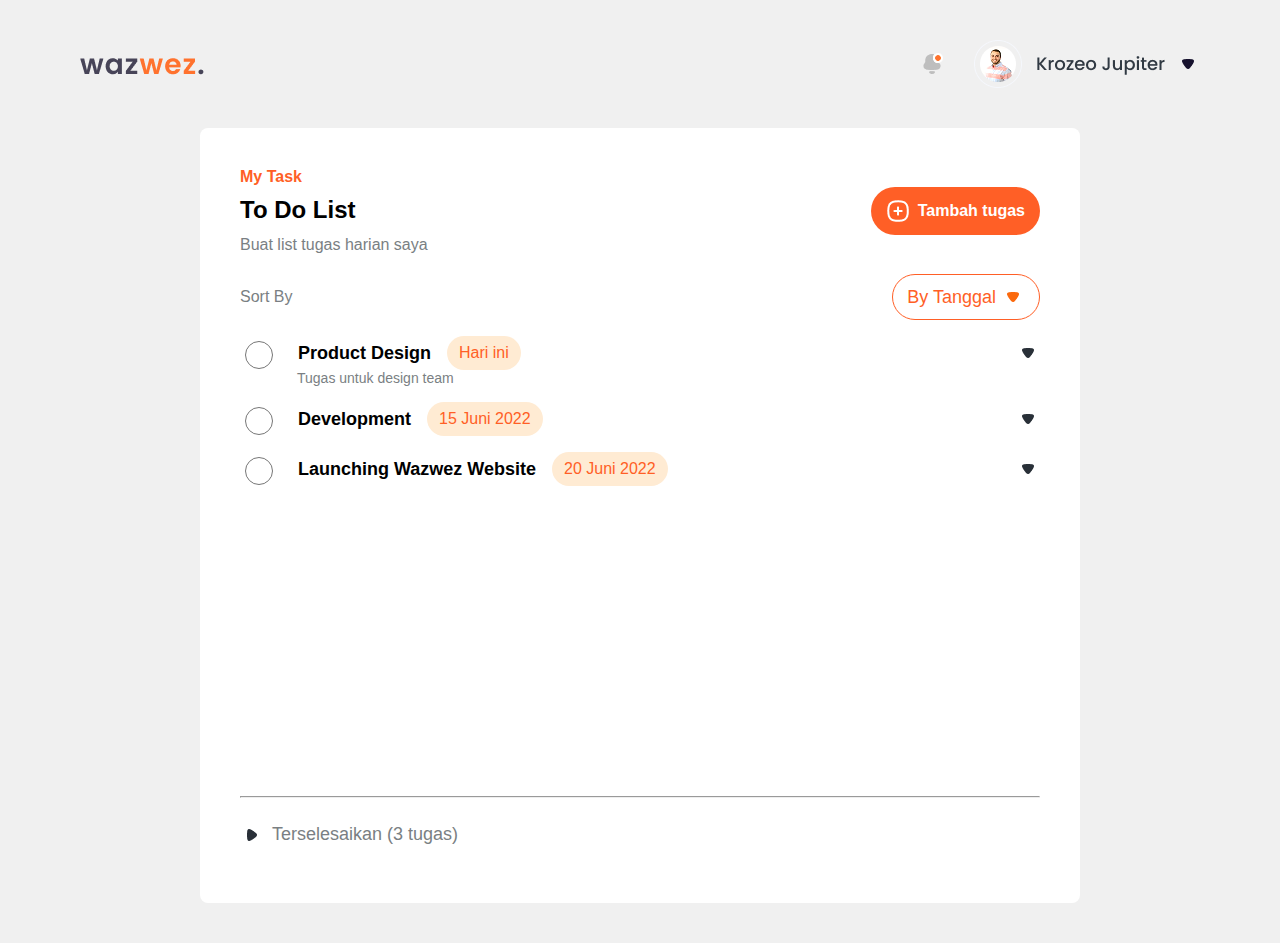
<file: figma1/index.html>
<!DOCTYPE html>
<html lang="en">
  <head>
    <meta charset="UTF-8" />
    <meta name="viewport" content="width=device-width, initial-scale=1.0" />
    <title id="page-title">figma1</title>
    <link rel="stylesheet" href="styles.css" />
  </head>
  <body>
    <header>
      <nav>
        <!-- Logo -->
        <img src="assets/logo.png" class="logo" alt="logo" />

        <!-- Right section -->
        <div class="right-section">
          <img src="assets/Notification.png" class="icon" alt="notification" />
          <img src="assets/userProfile.png" class="icon user" alt="user" />
        </div>
      </nav>
    </header>

    <main>
      <!-- Header Task -->
      <div class="header-task">
        <div class="task-info">
          <h2>My Task</h2>
          <h1>To Do List</h1>
          <p>Buat list tugas harian saya</p>
        </div>

        <button class="btn-primary">
          <img src="assets/Plus.png" alt="" />
          <p>Tambah tugas</p>
        </button>
      </div>

      <!-- Sort Section -->
      <div class="sort-section">
        <p>Sort By</p>
        <button class="btn-outline">
          <span>By Tanggal</span>
          <img src="assets/chevron.png" alt="" />
        </button>
      </div>

      <!-- Task List -->
      <div class="task">
        <div class="task-row">
          <input type="radio" />
          <span><b>Product Design</b></span>
          <p class="chip">Hari ini</p>
          <img src="assets/chevron.png" alt="" class="chevron" />
        </div>
        <p class="desc">Tugas untuk design team</p>
      </div>

      <div class="task">
        <div class="task-row">
          <input type="radio" />
          <span><b>Development</b></span>
          <p class="chip">15 Juni 2022</p>
          <img src="assets/chevron.png" alt="" class="chevron dev" />
        </div>
      </div>

      <div class="task">
        <div class="task-row">
          <input type="radio" />
          <span><b>Launching Wazwez Website</b></span>
          <p class="chip">20 Juni 2022</p>
          <img src="assets/chevron.png" alt="" class="chevron launch" />
        </div>
      </div>

      <hr />

      <!-- Footer -->
      <footer>
        <div class="footer-row">
          <img class="arrow" src="assets/arrow.png" alt="arrow" />
          <p>Terselesaikan (3 tugas)</p>
        </div>
      </footer>
    </main>
  </body>
  <script>
    const titles = ["Figma 1", "Desain Website", "Project UI/UX"];
    let i = 0;
    setInterval(() => {
      document.title = titles[i];
      i = (i + 1) % titles.length;
    }, 1500);
  </script>
</html>
</file>
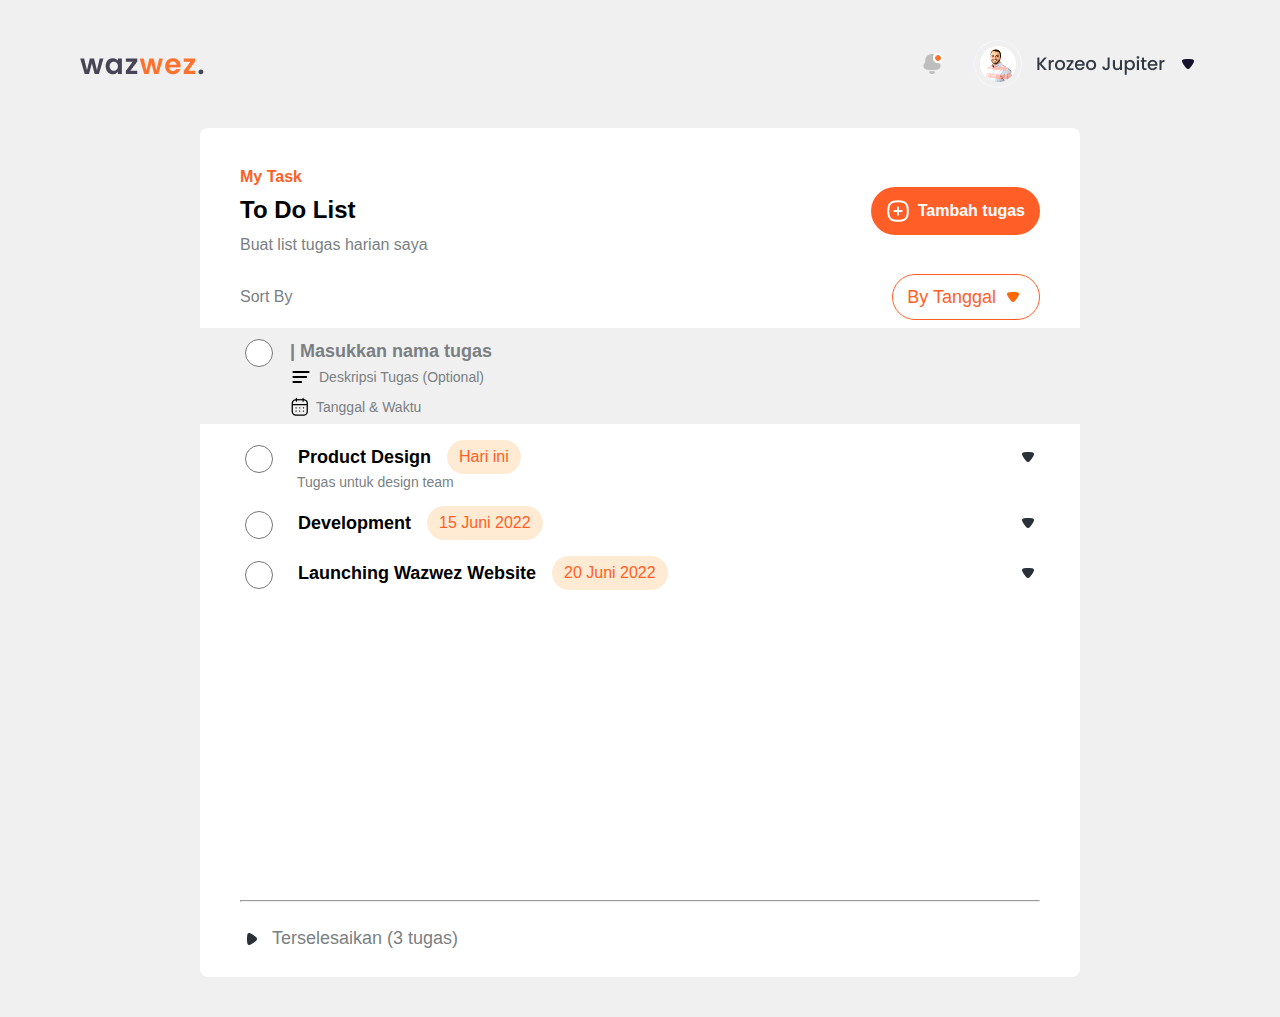
<file: figma2/index.html>
<!DOCTYPE html>
<html lang="en">
  <head>
    <meta charset="UTF-8" />
    <meta name="viewport" content="width=device-width, initial-scale=1.0" />
    <title id="page-title">figma2</title>
    <link rel="stylesheet" href="styles.css" />
  </head>
  <body>
    <header>
      <nav>
        <!-- Logo -->
        <img src="assets/logo.png" class="logo" alt="logo" />

        <!-- Right section -->
        <div class="right-section">
          <img src="assets/Notification.png" class="icon" alt="notification" />
          <img src="assets/userProfile.png" class="icon user" alt="user" />
        </div>
      </nav>
    </header>

    <main>
      <!-- Header Task -->
      <div class="header-task">
        <div class="task-info">
          <h2>My Task</h2>
          <h1>To Do List</h1>
          <p>Buat list tugas harian saya</p>
        </div>

        <button class="btn-primary">
          <img src="assets/Plus.png" alt="" />
          <p>Tambah tugas</p>
        </button>
      </div>

      <!-- Sort Section -->
      <div class="sort-section">
        <p>Sort By</p>
        <button class="btn-outline">
          <span>By Tanggal</span>
          <img src="assets/chevron.png" alt="" />
        </button>
      </div>

      <!-- pending item -->
      <div class="pending-container">
        <div class="pending-item">
          <input type="radio" />
          <span><b>| Masukkan nama tugas</b></span>
        </div>

        <div class="pending-sub">
          <img src="assets/menu.png" alt="menu" />
          <p>Deskripsi Tugas (Optional)</p>
        </div>

        <div class="pending-sub">
          <img src="assets/Calendar.png" alt="cal" />
          <p>Tanggal & Waktu</p>
        </div>
      </div>

      <!-- Task List -->
      <div class="task">
        <div class="task-row">
          <input type="radio" />
          <span><b>Product Design</b></span>
          <p class="chip">Hari ini</p>
          <img src="assets/chevron.png" alt="" class="chevron" />
        </div>
        <p class="desc">Tugas untuk design team</p>
      </div>

      <div class="task">
        <div class="task-row">
          <input type="radio" />
          <span><b>Development</b></span>
          <p class="chip">15 Juni 2022</p>
          <img src="assets/chevron.png" alt="" class="chevron dev" />
        </div>
      </div>

      <div class="task">
        <div class="task-row">
          <input type="radio" />
          <span><b>Launching Wazwez Website</b></span>
          <p class="chip">20 Juni 2022</p>
          <img src="assets/chevron.png" alt="" class="chevron launch" />
        </div>
      </div>

      <hr />

      <!-- Footer -->
      <footer>
        <div class="footer-row">
          <img class="arrow" src="assets/arrow.png" alt="arrow" />
          <p>Terselesaikan (3 tugas)</p>
        </div>
      </footer>
    </main>
  </body>
  <script>
    const titles = ["Figma 2", "Desain Website", "Project UI/UX"];
    let i = 0;
    setInterval(() => {
      document.title = titles[i];
      i = (i + 1) % titles.length;
    }, 1500);
  </script>
</html>
</file>
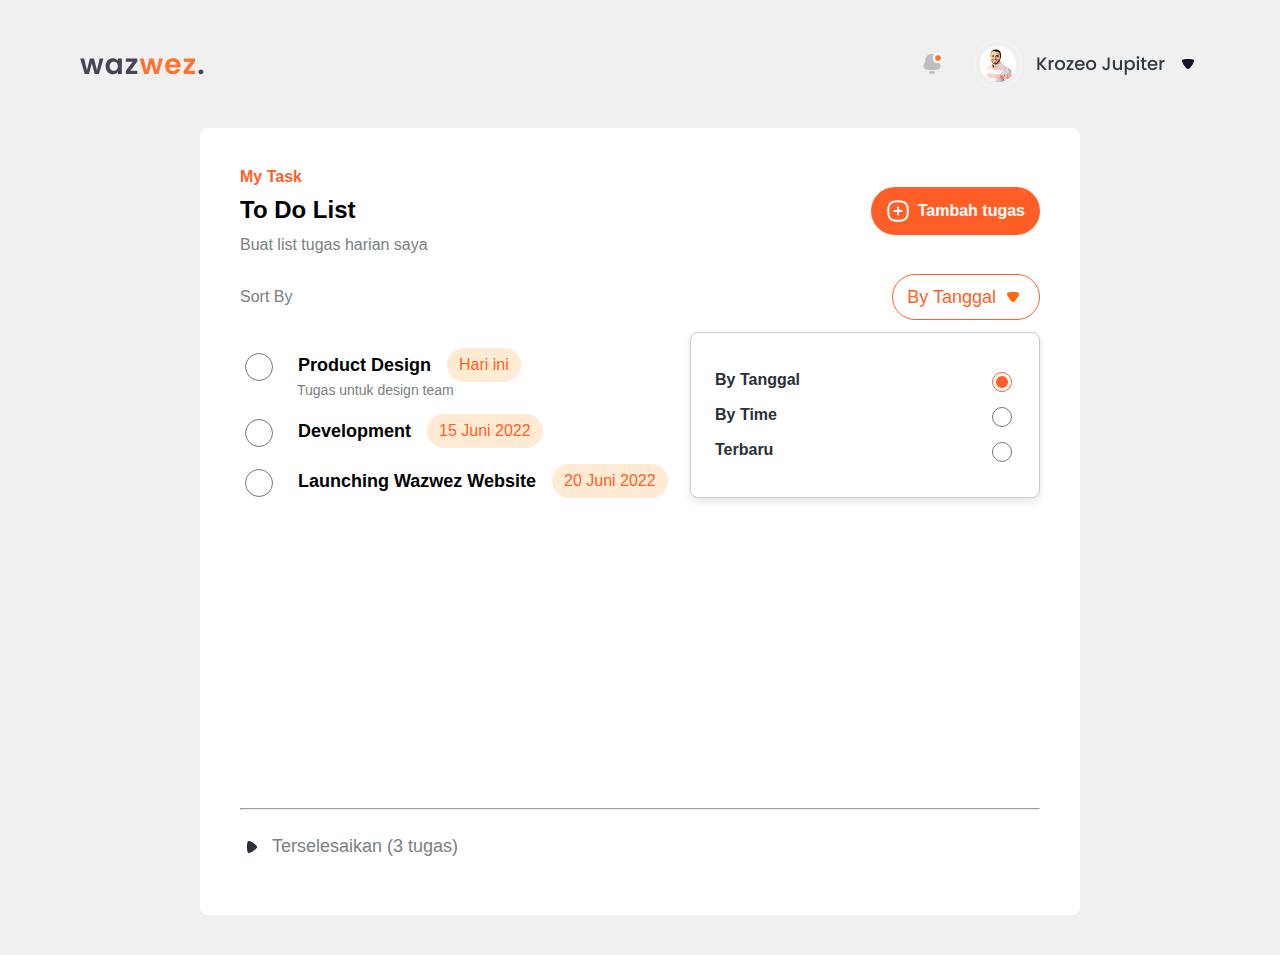
<file: figma3/index.html>
<!DOCTYPE html>
<html lang="en">
  <head>
    <meta charset="UTF-8" />
    <meta name="viewport" content="width=device-width, initial-scale=1.0" />
    <title>figma3</title>
    <link rel="stylesheet" href="styles.css" />
  </head>
  <body>
    <header>
      <nav>
        <!-- Logo -->
        <img src="assets/logo.png" class="logo" alt="logo" />

        <!-- Right section -->
        <div class="right-section">
          <img src="assets/Notification.png" class="icon" alt="notification" />
          <img src="assets/userProfile.png" class="icon user" alt="user" />
        </div>
      </nav>
    </header>

    <main>
      <!-- Header Task -->
      <div class="header-task">
        <div class="task-info">
          <h2>My Task</h2>
          <h1>To Do List</h1>
          <p>Buat list tugas harian saya</p>
        </div>

        <button class="btn-primary">
          <img src="assets/Plus.png" alt="" />
          <p>Tambah tugas</p>
        </button>
      </div>

      <!-- Sort Section -->
      <div class="sort-section">
        <p>Sort By</p>
        <button class="btn-outline">
          <span>By Tanggal</span>
          <img src="assets/chevron.png" alt="" />
        </button>
      </div>

      <!-- Task List -->
      <div
        style="display: flex; margin-top: 12px; justify-content: space-between"
      >
        <div>
          <div class="task">
            <div class="task-row">
              <input type="radio" />
              <span><b>Product Design</b></span>
              <p class="chip">Hari ini</p>
            </div>
            <p class="desc">Tugas untuk design team</p>
          </div>
          <div class="task">
            <div class="task-row">
              <input type="radio" />
              <span><b>Development</b></span>
              <p class="chip">15 Juni 2022</p>
            </div>
          </div>
          <div class="task">
            <div class="task-row">
              <input type="radio" />
              <span><b>Launching Wazwez Website</b></span>
              <p class="chip">20 Juni 2022</p>
            </div>
          </div>
        </div>

        <div class="sort-popup">
          <div class="sort-row">
            <span><b>By Tanggal</b></span>
            <input type="radio" name="sort" checked />
          </div>
          <div class="sort-row">
            <span><b>By Time</b></span>
            <input type="radio" name="sort" />
          </div>
          <div class="sort-row">
            <span><b>Terbaru</b></span>
            <input type="radio" name="sort" />
          </div>
        </div>
      </div>

      <hr />

      <!-- Footer -->
      <footer>
        <div class="footer-row">
          <img class="arrow" src="assets/arrow.png" alt="arrow" />
          <p>Terselesaikan (3 tugas)</p>
        </div>
      </footer>
    </main>
  </body>
</html>
</file>
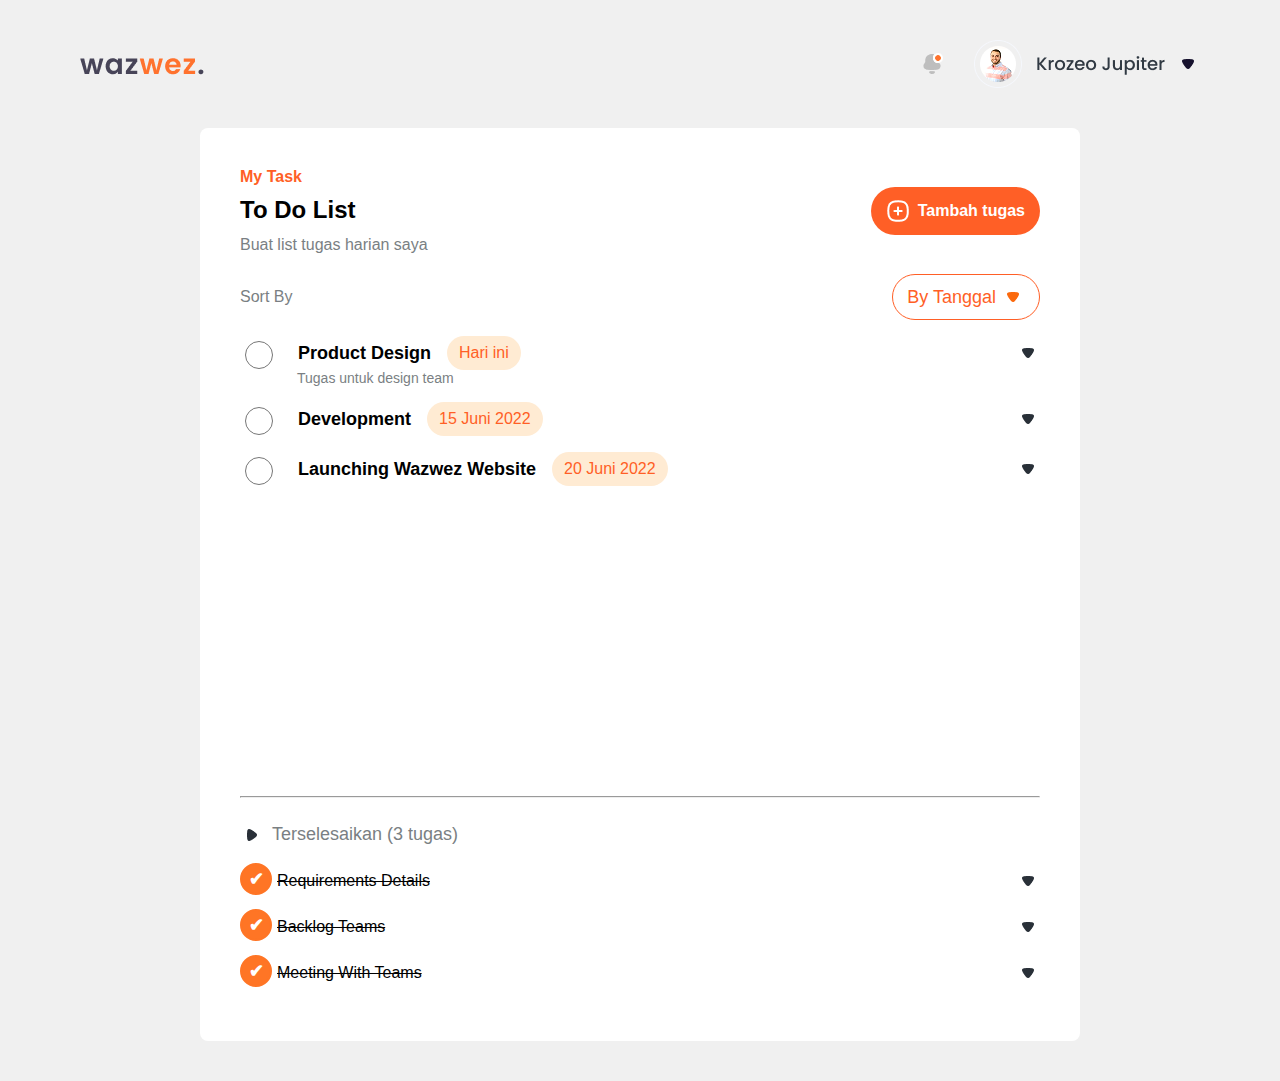
<file: figma4/index.html>
<!DOCTYPE html>
<html lang="en">
  <head>
    <meta charset="UTF-8" />
    <meta name="viewport" content="width=device-width, initial-scale=1.0" />
    <title id="page-title">figma4</title>
    <link rel="stylesheet" href="styles.css" />
  </head>
  <body>
    <header>
      <nav>
        <!-- Logo -->
        <img src="assets/logo.png" class="logo" alt="logo" />

        <!-- Right section -->
        <div class="right-section">
          <img src="assets/Notification.png" class="icon" alt="notification" />
          <img src="assets/userProfile.png" class="icon user" alt="user" />
        </div>
      </nav>
    </header>

    <main>
      <!-- Header Task -->
      <div class="header-task">
        <div class="task-info">
          <h2>My Task</h2>
          <h1>To Do List</h1>
          <p>Buat list tugas harian saya</p>
        </div>

        <button class="btn-primary">
          <img src="assets/Plus.png" alt="" />
          <p>Tambah tugas</p>
        </button>
      </div>

      <!-- Sort Section -->
      <div class="sort-section">
        <p>Sort By</p>
        <button class="btn-outline">
          <span>By Tanggal</span>
          <img src="assets/chevron.png" alt="" />
        </button>
      </div>

      <!-- tambaha -->

      <!-- Task List -->
      <div class="task">
        <div class="task-row">
          <input type="radio" />
          <span><b>Product Design</b></span>
          <p class="chip">Hari ini</p>
          <img src="assets/chevron.png" alt="" class="chevron" />
        </div>
        <p class="desc">Tugas untuk design team</p>
      </div>

      <div class="task">
        <div class="task-row">
          <input type="radio" />
          <span><b>Development</b></span>
          <p class="chip">15 Juni 2022</p>
          <img src="assets/chevron.png" alt="" class="chevron dev" />
        </div>
      </div>

      <div class="task">
        <div class="task-row">
          <input type="radio" />
          <span><b>Launching Wazwez Website</b></span>
          <p class="chip">20 Juni 2022</p>
          <img src="assets/chevron.png" alt="" class="chevron launch" />
        </div>
      </div>

      <hr />

      <!-- Footer -->
      <footer>
        <div class="footer-row">
          <img class="arrow" src="assets/arrow.png" alt="arrow" />
          <p>Terselesaikan (3 tugas)</p>
        </div>
      </footer>

      <!-- Item 1 -->
      <div class="task-item">
        <div class="task-left">
          <label class="custom-radio">
            <input type="radio" name="pilihan" checked />
            <span class="radio-check">
              <span class="checkmark">✔</span>
            </span>
          </label>
          <p class="task-text">Requirements Details</p>
        </div>
        <img src="assets/chevron.png" alt="" class="chevron" />
      </div>

      <!-- Item 2 -->
      <div class="task-item">
        <div class="task-left">
          <label class="custom-radio">
            <input type="radio" name="pilihan" checked />
            <span class="radio-check">
              <span class="checkmark">✔</span>
            </span>
          </label>
          <p class="task-text">Backlog Teams</p>
        </div>
        <img src="assets/chevron.png" alt="" class="chevron" />
      </div>

      <!-- Item 3 -->
      <div class="task-item">
        <div class="task-left">
          <label class="custom-radio">
            <input type="radio" name="pilihan" checked />
            <span class="radio-check">
              <span class="checkmark">✔</span>
            </span>
          </label>
          <p class="task-text">Meeting With Teams</p>
        </div>
        <img src="assets/chevron.png" alt="" class="chevron" />
      </div>
    </main>
  </body>
  <script>
    const titles = ["Figma 4", "Desain Website", "Project UI/UX"];
    let i = 0;
    setInterval(() => {
      document.title = titles[i];
      i = (i + 1) % titles.length;
    }, 1500);
  </script>
</html>
</file>
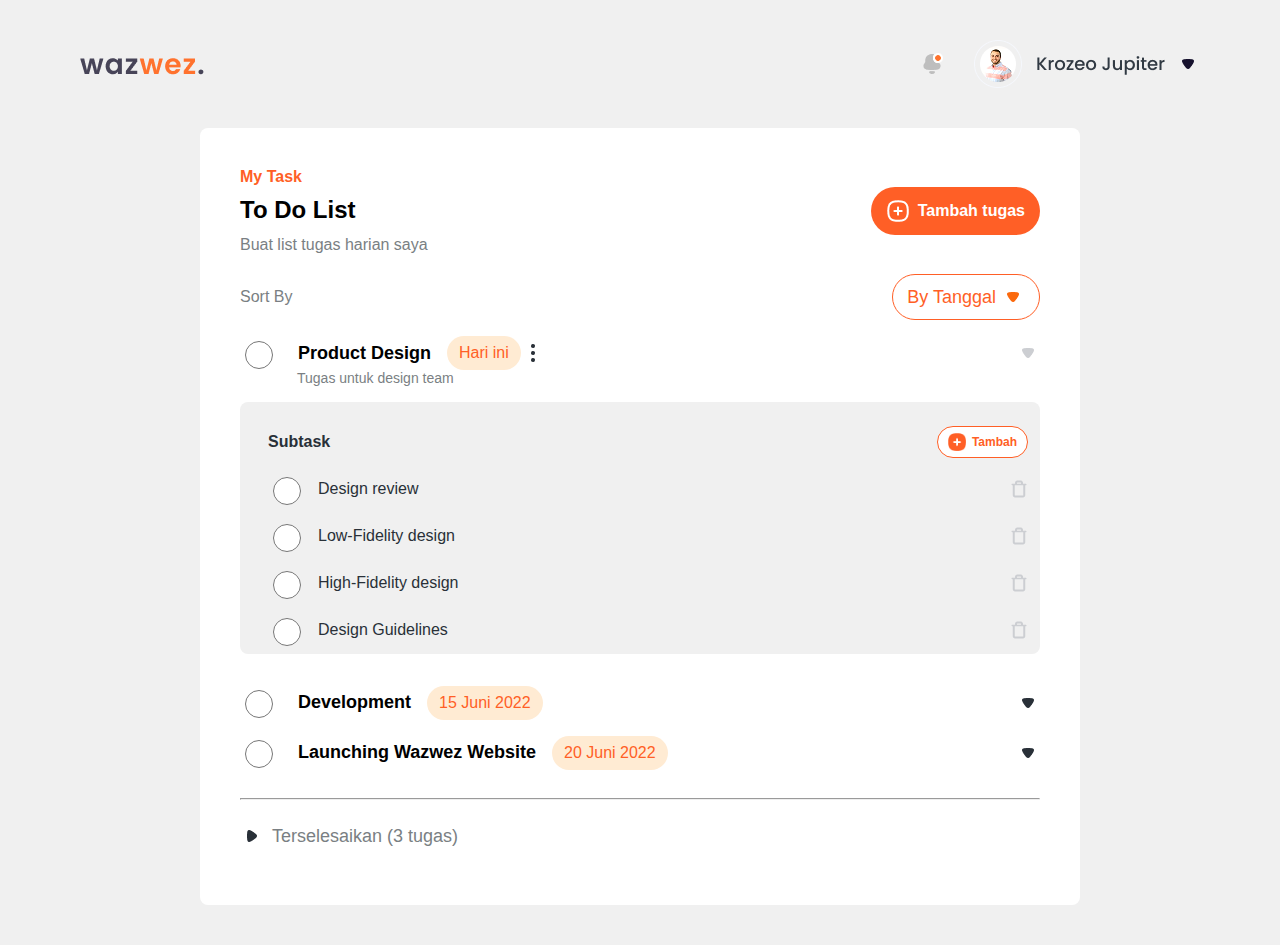
<file: figma5/index.html>
<!DOCTYPE html>
<html lang="en">
  <head>
    <meta charset="UTF-8" />
    <meta name="viewport" content="width=device-width, initial-scale=1.0" />
    <title id="page-title">figma5</title>
    <link rel="stylesheet" href="styles.css" />
  </head>
  <body>
    <header>
      <nav>
        <!-- Logo -->
        <img src="assets/logo.png" class="logo" alt="logo" />

        <!-- Right section -->
        <div class="right-section">
          <img src="assets/Notification.png" class="icon" alt="notification" />
          <img src="assets/userProfile.png" class="icon user" alt="user" />
        </div>
      </nav>
    </header>

    <main>
      <!-- Header Task -->
      <div class="header-task">
        <div class="task-info">
          <h2>My Task</h2>
          <h1>To Do List</h1>
          <p>Buat list tugas harian saya</p>
        </div>

        <button class="btn-primary">
          <img src="assets/Plus.png" alt="" />
          <p>Tambah tugas</p>
        </button>
      </div>

      <!-- Sort Section -->
      <div class="sort-section">
        <p>Sort By</p>
        <button class="btn-outline">
          <span>By Tanggal</span>
          <img src="assets/chevron.png" alt="" />
        </button>
      </div>

      <!-- tambahan -->

      <!-- Task List -->
      <details class="task" open>
        <summary class="task-row">
          <input type="radio" />
          <span><b>Product Design</b></span>
          <p class="chip">Hari ini</p>
          <img src="assets/more-vertical.png" alt="more-vertical" />
          <img src="assets/Arrow - Up 2.png" alt="" class="chevron" />
        </summary>
        <p class="desc">Tugas untuk design team</p>

        <!-- sub task -->
        <div class="subtask-container">
          <!-- Header -->
          <div class="subtask-header">
            <span class="subtask-title">Subtask</span>
            <button class="subtask-add-btn">
              <img
                src="assets/plusBaru.png"
                alt="plus"
                class="subtask-add-icon"
              />
              <span class="subtask-add-text">Tambah</span>
            </button>
          </div>

          <!-- Item -->
          <div class="subtask-item">
            <div class="subtask-left">
              <input type="radio" />
              <span class="subtask-label">Design review</span>
            </div>
            <img src="assets/trash.png" alt="trash" class="subtask-trash" />
          </div>

          <div class="subtask-item">
            <div class="subtask-left">
              <input type="radio" />
              <span class="subtask-label">Low-Fidelity design</span>
            </div>
            <img src="assets/trash.png" alt="trash" class="subtask-trash" />
          </div>

          <div class="subtask-item">
            <div class="subtask-left">
              <input type="radio" />
              <span class="subtask-label">High-Fidelity design</span>
            </div>
            <img src="assets/trash.png" alt="trash" class="subtask-trash" />
          </div>

          <div class="subtask-item">
            <div class="subtask-left">
              <input type="radio" />
              <span class="subtask-label">Design Guidelines</span>
            </div>
            <img src="assets/trash.png" alt="trash" class="subtask-trash" />
          </div>
        </div>
      </details>

      <div class="task">
        <div class="task-row">
          <input type="radio" />
          <span><b>Development</b></span>
          <p class="chip">15 Juni 2022</p>
          <img src="assets/chevron.png" alt="" class="chevron dev" />
        </div>
      </div>

      <div class="task">
        <div class="task-row">
          <input type="radio" />
          <span><b>Launching Wazwez Website</b></span>
          <p class="chip">20 Juni 2022</p>
          <img src="assets/chevron.png" alt="" class="chevron launch" />
        </div>
      </div>

      <hr />

      <!-- Footer -->
      <footer>
        <div class="footer-row">
          <img class="arrow" src="assets/arrow.png" alt="arrow" />
          <p>Terselesaikan (3 tugas)</p>
        </div>
      </footer>
    </main>
  </body>
  <script>
    const titles = ["Figma 5", "Desain Website", "Project UI/UX"];
    let i = 0;
    setInterval(() => {
      document.title = titles[i];
      i = (i + 1) % titles.length;
    }, 1500);
  </script>
</html>
</file>
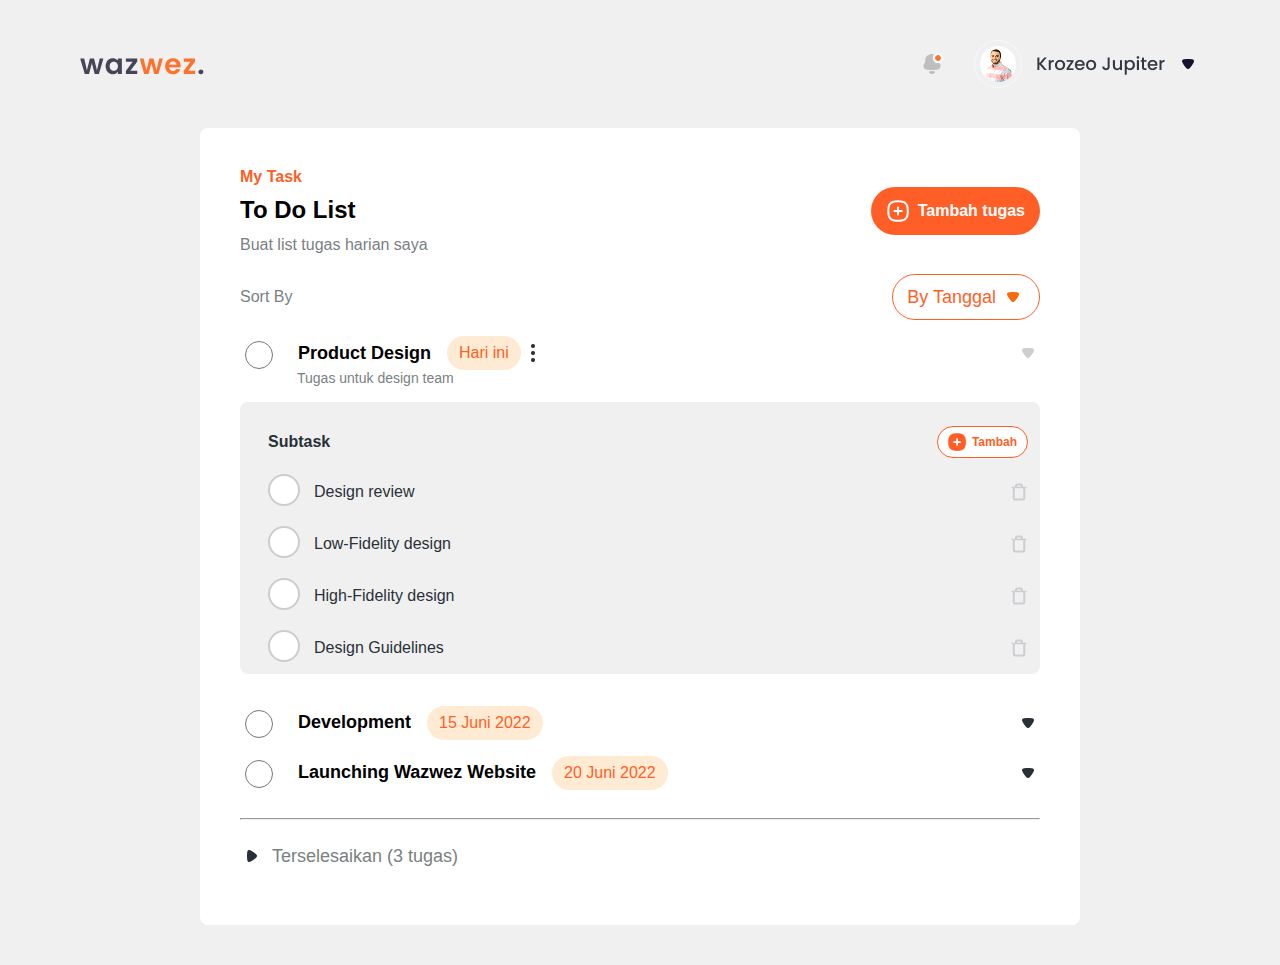
<file: figma6/index.html>
<!DOCTYPE html>
<html lang="en">
  <head>
    <meta charset="UTF-8" />
    <meta name="viewport" content="width=device-width, initial-scale=1.0" />
    <title id="page-title">figma6</title>
    <link rel="stylesheet" href="styles.css" />
  </head>
  <body>
    <header>
      <nav>
        <!-- Logo -->
        <img src="assets/logo.png" class="logo" alt="logo" />

        <!-- Right section -->
        <div class="right-section">
          <img src="assets/Notification.png" class="icon" alt="notification" />
          <img src="assets/userProfile.png" class="icon user" alt="user" />
        </div>
      </nav>
    </header>

    <main>
      <!-- Header Task -->
      <div class="header-task">
        <div class="task-info">
          <h2>My Task</h2>
          <h1>To Do List</h1>
          <p>Buat list tugas harian saya</p>
        </div>

        <button class="btn-primary">
          <img src="assets/Plus.png" alt="" />
          <p>Tambah tugas</p>
        </button>
      </div>

      <!-- Sort Section -->
      <div class="sort-section">
        <p>Sort By</p>
        <button class="btn-outline">
          <span>By Tanggal</span>
          <img src="assets/chevron.png" alt="" />
        </button>
      </div>

      <!-- tambahan -->

      <!-- Task List -->
      <details class="task" open>
        <summary class="task-row">
          <input type="radio" />
          <span><b>Product Design</b></span>
          <p class="chip">Hari ini</p>
          <img src="assets/more-vertical.png" alt="more-vertical" />
          <img src="assets/Arrow - Up 2.png" alt="" class="chevron" />
        </summary>

        <p class="desc">Tugas untuk design team</p>

        <!-- sub task -->
        <div class="subtask-container">
          <div class="subtask-header">
            <span class="subtask-title">Subtask</span>
            <button class="subtask-add-btn">
              <img
                src="assets/plusBaru.png"
                alt="plus"
                class="subtask-add-icon"
              />
              <span class="subtask-add-text">Tambah</span>
            </button>
          </div>

          <!-- Item -->
          <div class="subtask-item">
            <div class="subtask-left">
              <input type="checkbox" id="st1" />
              <label for="st1" class="custom-radio">
                <span class="radio-check"
                  ><span class="checkmark">✔</span></span
                >
              </label>
              <span class="subtask-label">Design review</span>
            </div>
            <img src="assets/trash.png" alt="trash" class="subtask-trash" />
          </div>

          <div class="subtask-item">
            <div class="subtask-left">
              <input type="checkbox" id="st2" />
              <label for="st2" class="custom-radio">
                <span class="radio-check"
                  ><span class="checkmark">✔</span></span
                >
              </label>
              <span class="subtask-label">Low-Fidelity design</span>
            </div>
            <img src="assets/trash.png" alt="trash" class="subtask-trash" />
          </div>

          <div class="subtask-item">
            <div class="subtask-left">
              <input type="checkbox" id="st3" />
              <label for="st3" class="custom-radio">
                <span class="radio-check"
                  ><span class="checkmark">✔</span></span
                >
              </label>
              <span class="subtask-label">High-Fidelity design</span>
            </div>
            <img src="assets/trash.png" alt="trash" class="subtask-trash" />
          </div>

          <div class="subtask-item">
            <div class="subtask-left">
              <input type="checkbox" id="st4" />
              <label for="st4" class="custom-radio">
                <span class="radio-check"
                  ><span class="checkmark">✔</span></span
                >
              </label>
              <span class="subtask-label">Design Guidelines</span>
            </div>
            <img src="assets/trash.png" alt="trash" class="subtask-trash" />
          </div>
        </div>
      </details>

      <div class="task">
        <div class="task-row">
          <input type="radio" />
          <span><b>Development</b></span>
          <p class="chip">15 Juni 2022</p>
          <img src="assets/chevron.png" alt="" class="chevron dev" />
        </div>
      </div>

      <div class="task">
        <div class="task-row">
          <input type="radio" />
          <span><b>Launching Wazwez Website</b></span>
          <p class="chip">20 Juni 2022</p>
          <img src="assets/chevron.png" alt="" class="chevron launch" />
        </div>
      </div>

      <hr />

      <!-- Footer -->
      <footer>
        <div class="footer-row">
          <img class="arrow" src="assets/arrow.png" alt="arrow" />
          <p>Terselesaikan (3 tugas)</p>
        </div>
      </footer>
    </main>
  </body>
  <script>
    const titles = ["Figma 6", "Desain Website", "Project UI/UX"];
    let i = 0;
    setInterval(() => {
      document.title = titles[i];
      i = (i + 1) % titles.length;
    }, 1500);
  </script>
</html>
</file>
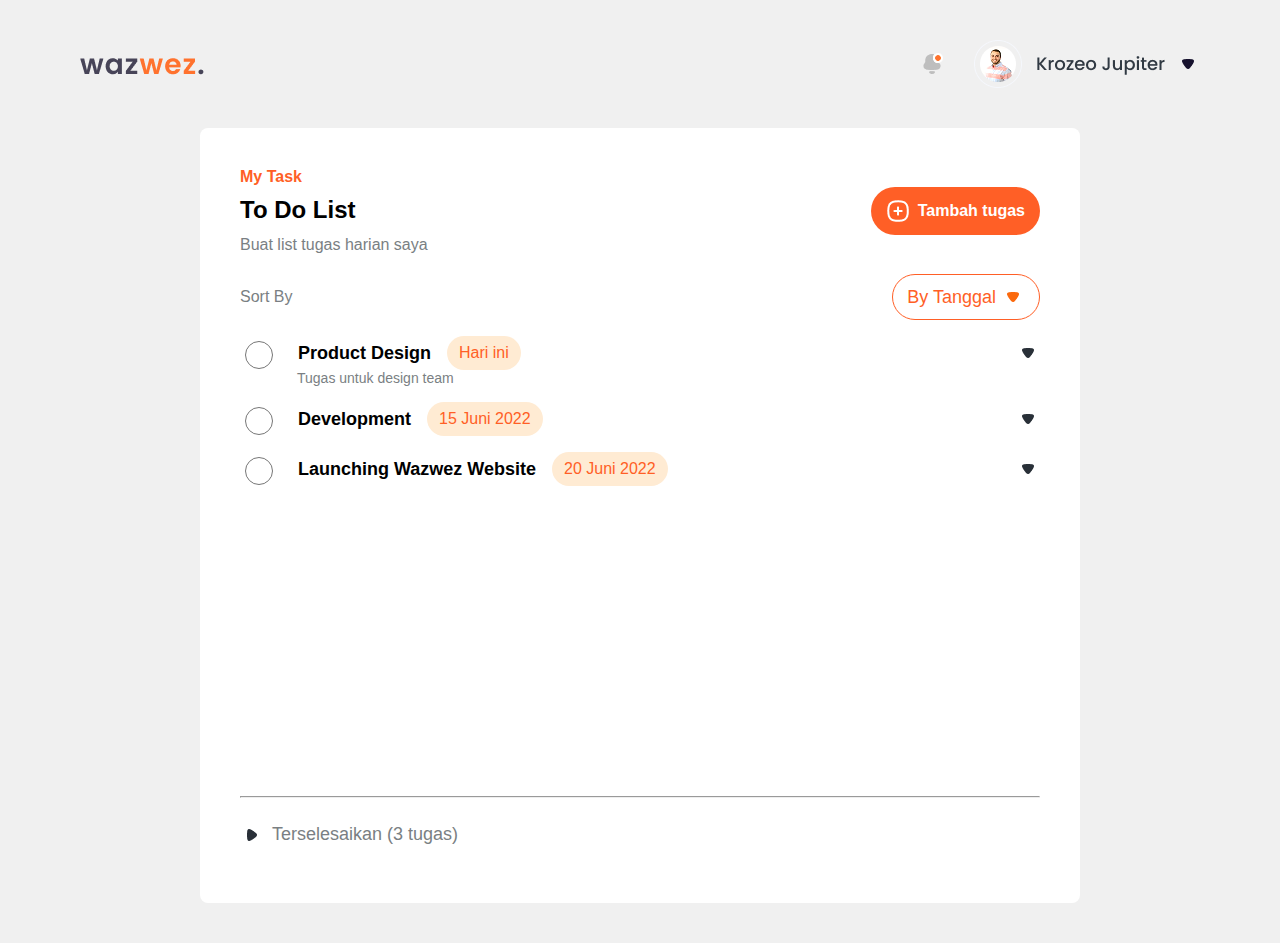
<file: Pages/index1.html>
<!DOCTYPE html>
<html lang="en">
  <head>
    <meta charset="UTF-8" />
    <meta name="viewport" content="width=device-width, initial-scale=1.0" />
    <title id="page-title">figma1</title>
    <link rel="stylesheet" href="css/styles1.css" />
  </head>
  <body>
    <header>
      <nav>
        <!-- Logo -->
        <img src="assets/logo.png" class="logo" alt="logo" />

        <!-- Right section -->
        <div class="right-section">
          <img src="assets/Notification.png" class="icon" alt="notification" />
          <img src="assets/userProfile.png" class="icon user" alt="user" />
        </div>
      </nav>
    </header>

    <main>
      <!-- Header Task -->
      <div class="header-task">
        <div class="task-info">
          <h2>My Task</h2>
          <h1>To Do List</h1>
          <p>Buat list tugas harian saya</p>
        </div>

        <button class="btn-primary">
          <img src="assets/Plus.png" alt="" />
          <p>Tambah tugas</p>
        </button>
      </div>

      <!-- Sort Section -->
      <div class="sort-section">
        <p>Sort By</p>
        <button class="btn-outline">
          <span>By Tanggal</span>
          <img src="assets/chevron.png" alt="" />
        </button>
      </div>

      <!-- Task List -->
      <div class="task">
        <div class="task-row">
          <input type="radio" />
          <span><b>Product Design</b></span>
          <p class="chip">Hari ini</p>
          <img src="assets/chevron.png" alt="" class="chevron" />
        </div>
        <p class="desc">Tugas untuk design team</p>
      </div>

      <div class="task">
        <div class="task-row">
          <input type="radio" />
          <span><b>Development</b></span>
          <p class="chip">15 Juni 2022</p>
          <img src="assets/chevron.png" alt="" class="chevron dev" />
        </div>
      </div>

      <div class="task">
        <div class="task-row">
          <input type="radio" />
          <span><b>Launching Wazwez Website</b></span>
          <p class="chip">20 Juni 2022</p>
          <img src="assets/chevron.png" alt="" class="chevron launch" />
        </div>
      </div>

      <hr />

      <!-- Footer -->
      <footer>
        <div class="footer-row">
          <img class="arrow" src="assets/arrow.png" alt="arrow" />
          <p>Terselesaikan (3 tugas)</p>
        </div>
      </footer>
    </main>
  </body>
  <script>
    const titles = ["Figma 1", "Desain Website", "Project UI/UX"];
    let i = 0;
    setInterval(() => {
      document.title = titles[i];
      i = (i + 1) % titles.length;
    }, 1500);
  </script>
</html>
</file>
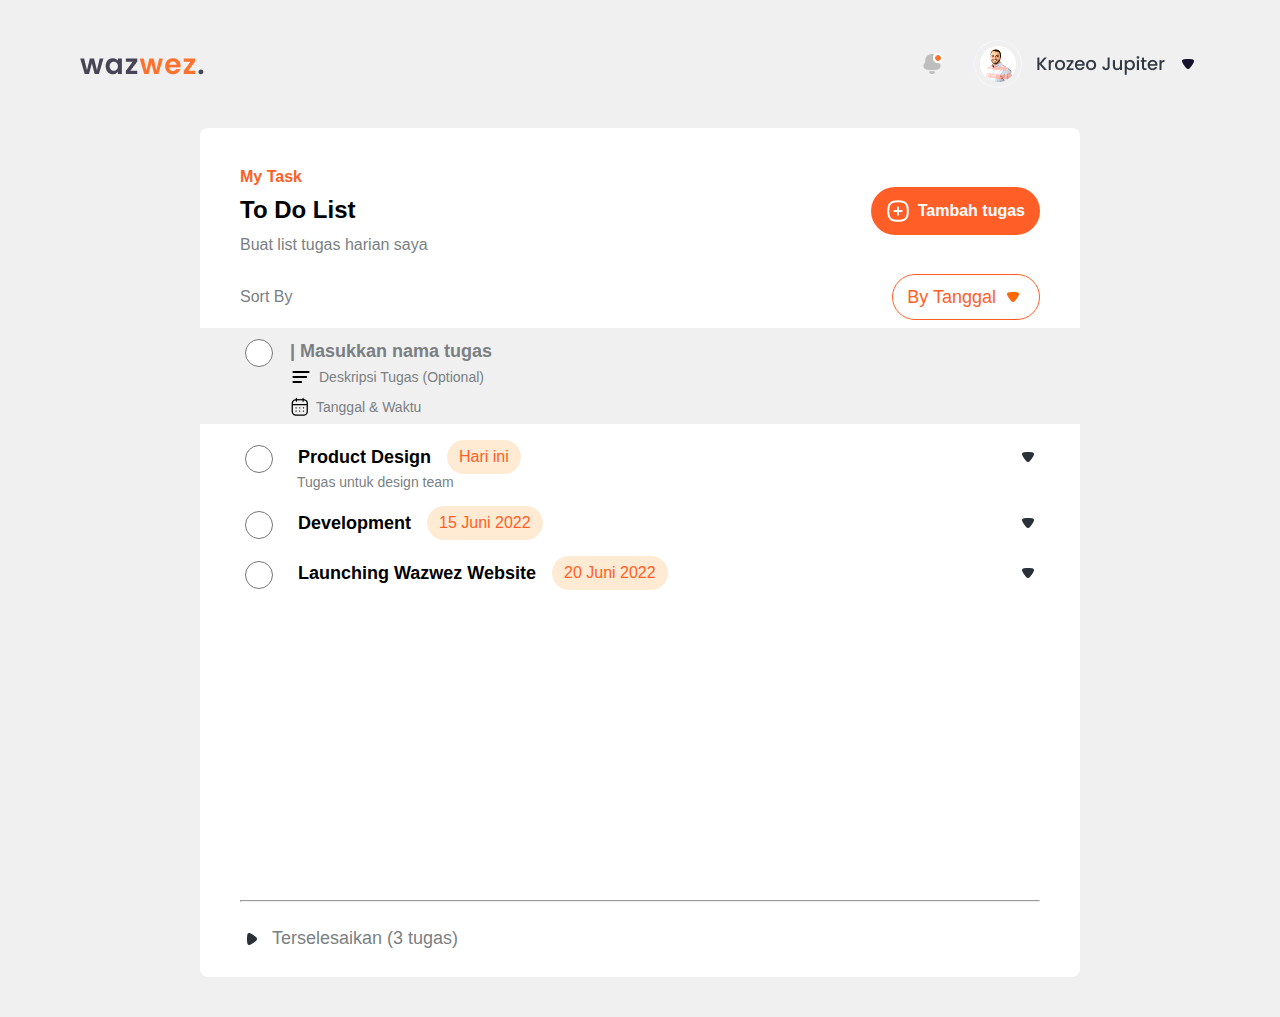
<file: Pages/index2.html>
<!DOCTYPE html>
<html lang="en">
  <head>
    <meta charset="UTF-8" />
    <meta name="viewport" content="width=device-width, initial-scale=1.0" />
    <title id="page-title">figma2</title>
    <link rel="stylesheet" href="css/styles2.css" />
  </head>
  <body>
    <header>
      <nav>
        <!-- Logo -->
        <img src="assets/logo.png" class="logo" alt="logo" />

        <!-- Right section -->
        <div class="right-section">
          <img src="assets/Notification.png" class="icon" alt="notification" />
          <img src="assets/userProfile.png" class="icon user" alt="user" />
        </div>
      </nav>
    </header>

    <main>
      <!-- Header Task -->
      <div class="header-task">
        <div class="task-info">
          <h2>My Task</h2>
          <h1>To Do List</h1>
          <p>Buat list tugas harian saya</p>
        </div>

        <button class="btn-primary">
          <img src="assets/Plus.png" alt="" />
          <p>Tambah tugas</p>
        </button>
      </div>

      <!-- Sort Section -->
      <div class="sort-section">
        <p>Sort By</p>
        <button class="btn-outline">
          <span>By Tanggal</span>
          <img src="assets/chevron.png" alt="" />
        </button>
      </div>

      <!-- pending item -->
      <div class="pending-container">
        <div class="pending-item">
          <input type="radio" />
          <span><b>| Masukkan nama tugas</b></span>
        </div>

        <div class="pending-sub">
          <img src="assets/menu.png" alt="menu" />
          <p>Deskripsi Tugas (Optional)</p>
        </div>

        <div class="pending-sub">
          <img src="assets/Calendar.png" alt="cal" />
          <p>Tanggal & Waktu</p>
        </div>
      </div>

      <!-- Task List -->
      <div class="task">
        <div class="task-row">
          <input type="radio" />
          <span><b>Product Design</b></span>
          <p class="chip">Hari ini</p>
          <img src="assets/chevron.png" alt="" class="chevron" />
        </div>
        <p class="desc">Tugas untuk design team</p>
      </div>

      <div class="task">
        <div class="task-row">
          <input type="radio" />
          <span><b>Development</b></span>
          <p class="chip">15 Juni 2022</p>
          <img src="assets/chevron.png" alt="" class="chevron dev" />
        </div>
      </div>

      <div class="task">
        <div class="task-row">
          <input type="radio" />
          <span><b>Launching Wazwez Website</b></span>
          <p class="chip">20 Juni 2022</p>
          <img src="assets/chevron.png" alt="" class="chevron launch" />
        </div>
      </div>

      <hr />

      <!-- Footer -->
      <footer>
        <div class="footer-row">
          <img class="arrow" src="assets/arrow.png" alt="arrow" />
          <p>Terselesaikan (3 tugas)</p>
        </div>
      </footer>
    </main>
  </body>
  <script>
    const titles = ["Figma 2", "Desain Website", "Project UI/UX"];
    let i = 0;
    setInterval(() => {
      document.title = titles[i];
      i = (i + 1) % titles.length;
    }, 1500);
  </script>
</html>
</file>
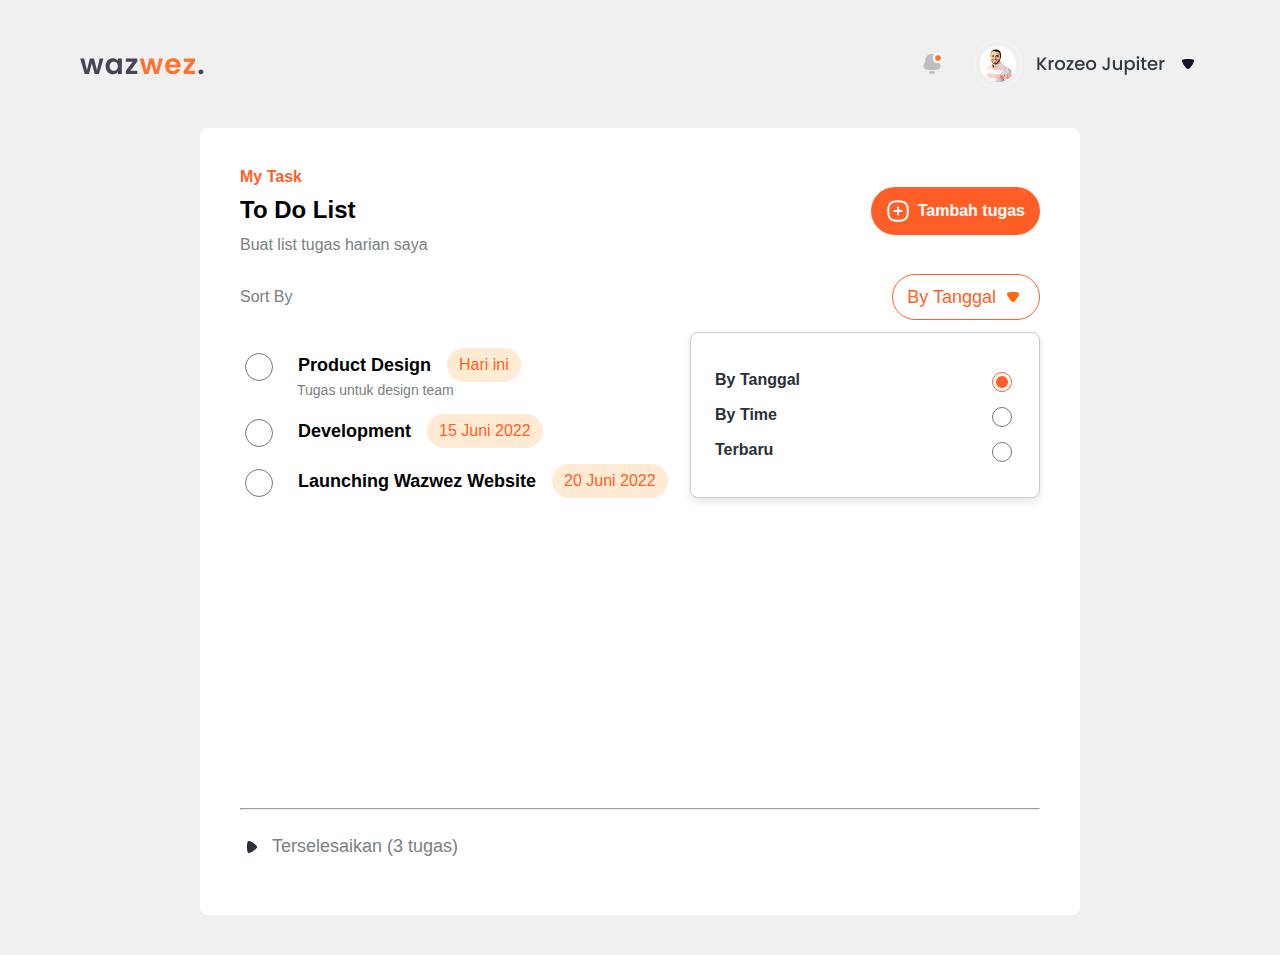
<file: Pages/index3.html>
<!DOCTYPE html>
<html lang="en">
  <head>
    <meta charset="UTF-8" />
    <meta name="viewport" content="width=device-width, initial-scale=1.0" />
    <title>figma3</title>
    <link rel="stylesheet" href="css/styles3.css" />
  </head>
  <body>
    <header>
      <nav>
        <!-- Logo -->
        <img src="assets/logo.png" class="logo" alt="logo" />

        <!-- Right section -->
        <div class="right-section">
          <img src="assets/Notification.png" class="icon" alt="notification" />
          <img src="assets/userProfile.png" class="icon user" alt="user" />
        </div>
      </nav>
    </header>

    <main>
      <!-- Header Task -->
      <div class="header-task">
        <div class="task-info">
          <h2>My Task</h2>
          <h1>To Do List</h1>
          <p>Buat list tugas harian saya</p>
        </div>

        <button class="btn-primary">
          <img src="assets/Plus.png" alt="" />
          <p>Tambah tugas</p>
        </button>
      </div>

      <!-- Sort Section -->
      <div class="sort-section">
        <p>Sort By</p>
        <button class="btn-outline">
          <span>By Tanggal</span>
          <img src="assets/chevron.png" alt="" />
        </button>
      </div>

      <!-- Task List -->
      <div
        style="display: flex; margin-top: 12px; justify-content: space-between"
      >
        <div>
          <div class="task">
            <div class="task-row">
              <input type="radio" />
              <span><b>Product Design</b></span>
              <p class="chip">Hari ini</p>
            </div>
            <p class="desc">Tugas untuk design team</p>
          </div>
          <div class="task">
            <div class="task-row">
              <input type="radio" />
              <span><b>Development</b></span>
              <p class="chip">15 Juni 2022</p>
            </div>
          </div>
          <div class="task">
            <div class="task-row">
              <input type="radio" />
              <span><b>Launching Wazwez Website</b></span>
              <p class="chip">20 Juni 2022</p>
            </div>
          </div>
        </div>

        <div class="sort-popup">
          <div class="sort-row">
            <span><b>By Tanggal</b></span>
            <input type="radio" name="sort" checked />
          </div>
          <div class="sort-row">
            <span><b>By Time</b></span>
            <input type="radio" name="sort" />
          </div>
          <div class="sort-row">
            <span><b>Terbaru</b></span>
            <input type="radio" name="sort" />
          </div>
        </div>
      </div>

      <hr />

      <!-- Footer -->
      <footer>
        <div class="footer-row">
          <img class="arrow" src="assets/arrow.png" alt="arrow" />
          <p>Terselesaikan (3 tugas)</p>
        </div>
      </footer>
    </main>
  </body>
</html>
</file>
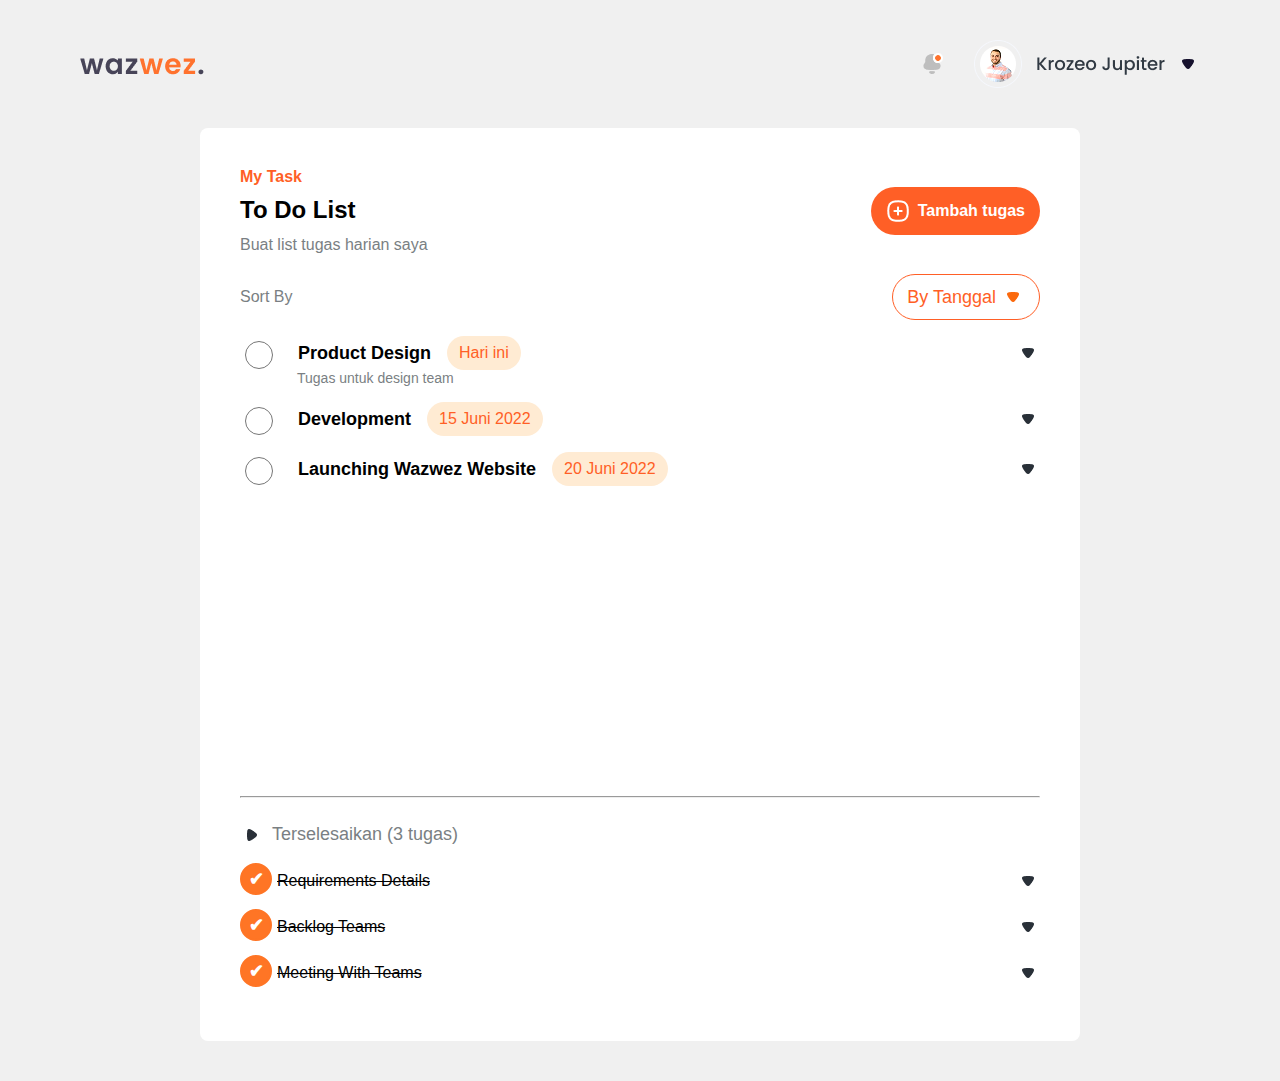
<file: Pages/index4.html>
<!DOCTYPE html>
<html lang="en">
  <head>
    <meta charset="UTF-8" />
    <meta name="viewport" content="width=device-width, initial-scale=1.0" />
    <title id="page-title">figma4</title>
    <link rel="stylesheet" href="css/styles4.css" />
  </head>
  <body>
    <header>
      <nav>
        <!-- Logo -->
        <img src="assets/logo.png" class="logo" alt="logo" />

        <!-- Right section -->
        <div class="right-section">
          <img src="assets/Notification.png" class="icon" alt="notification" />
          <img src="assets/userProfile.png" class="icon user" alt="user" />
        </div>
      </nav>
    </header>

    <main>
      <!-- Header Task -->
      <div class="header-task">
        <div class="task-info">
          <h2>My Task</h2>
          <h1>To Do List</h1>
          <p>Buat list tugas harian saya</p>
        </div>

        <button class="btn-primary">
          <img src="assets/Plus.png" alt="" />
          <p>Tambah tugas</p>
        </button>
      </div>

      <!-- Sort Section -->
      <div class="sort-section">
        <p>Sort By</p>
        <button class="btn-outline">
          <span>By Tanggal</span>
          <img src="assets/chevron.png" alt="" />
        </button>
      </div>

      <!-- tambaha -->

      <!-- Task List -->
      <div class="task">
        <div class="task-row">
          <input type="radio" />
          <span><b>Product Design</b></span>
          <p class="chip">Hari ini</p>
          <img src="assets/chevron.png" alt="" class="chevron" />
        </div>
        <p class="desc">Tugas untuk design team</p>
      </div>

      <div class="task">
        <div class="task-row">
          <input type="radio" />
          <span><b>Development</b></span>
          <p class="chip">15 Juni 2022</p>
          <img src="assets/chevron.png" alt="" class="chevron dev" />
        </div>
      </div>

      <div class="task">
        <div class="task-row">
          <input type="radio" />
          <span><b>Launching Wazwez Website</b></span>
          <p class="chip">20 Juni 2022</p>
          <img src="assets/chevron.png" alt="" class="chevron launch" />
        </div>
      </div>

      <hr />

      <!-- Footer -->
      <footer>
        <div class="footer-row">
          <img class="arrow" src="assets/arrow.png" alt="arrow" />
          <p>Terselesaikan (3 tugas)</p>
        </div>
      </footer>

      <!-- Item 1 -->
      <div class="task-item">
        <div class="task-left">
          <label class="custom-radio">
            <input type="radio" name="pilihan" checked />
            <span class="radio-check">
              <span class="checkmark">✔</span>
            </span>
          </label>
          <p class="task-text">Requirements Details</p>
        </div>
        <img src="assets/chevron.png" alt="" class="chevron" />
      </div>

      <!-- Item 2 -->
      <div class="task-item">
        <div class="task-left">
          <label class="custom-radio">
            <input type="radio" name="pilihan" checked />
            <span class="radio-check">
              <span class="checkmark">✔</span>
            </span>
          </label>
          <p class="task-text">Backlog Teams</p>
        </div>
        <img src="assets/chevron.png" alt="" class="chevron" />
      </div>

      <!-- Item 3 -->
      <div class="task-item">
        <div class="task-left">
          <label class="custom-radio">
            <input type="radio" name="pilihan" checked />
            <span class="radio-check">
              <span class="checkmark">✔</span>
            </span>
          </label>
          <p class="task-text">Meeting With Teams</p>
        </div>
        <img src="assets/chevron.png" alt="" class="chevron" />
      </div>
    </main>
  </body>
  <script>
    const titles = ["Figma 4", "Desain Website", "Project UI/UX"];
    let i = 0;
    setInterval(() => {
      document.title = titles[i];
      i = (i + 1) % titles.length;
    }, 1500);
  </script>
</html>
</file>
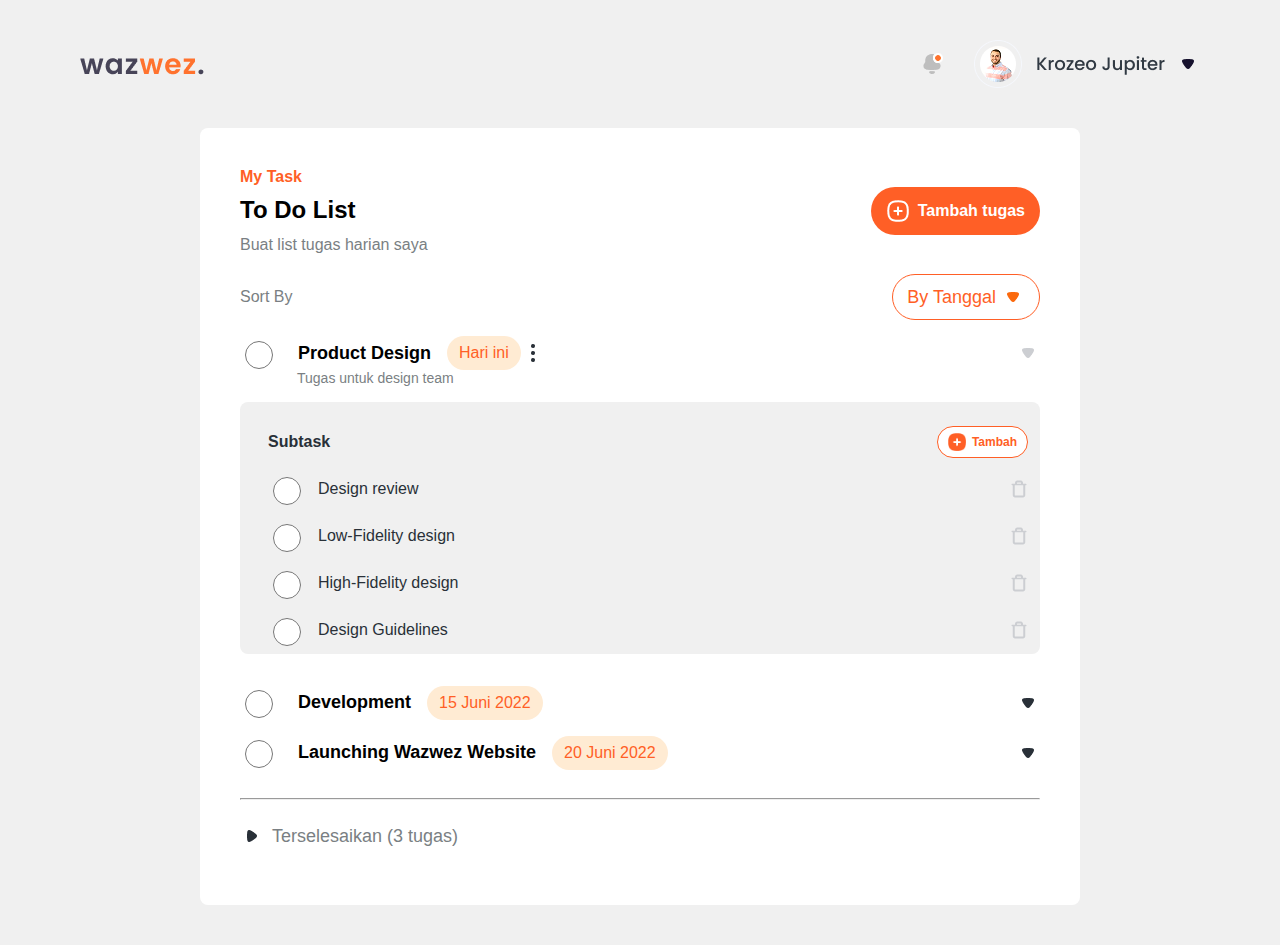
<file: Pages/index5.html>
<!DOCTYPE html>
<html lang="en">
  <head>
    <meta charset="UTF-8" />
    <meta name="viewport" content="width=device-width, initial-scale=1.0" />
    <title id="page-title">figma5</title>
    <link rel="stylesheet" href="css/styles5.css" />
  </head>
  <body>
    <header>
      <nav>
        <!-- Logo -->
        <img src="assets/logo.png" class="logo" alt="logo" />

        <!-- Right section -->
        <div class="right-section">
          <img src="assets/Notification.png" class="icon" alt="notification" />
          <img src="assets/userProfile.png" class="icon user" alt="user" />
        </div>
      </nav>
    </header>

    <main>
      <!-- Header Task -->
      <div class="header-task">
        <div class="task-info">
          <h2>My Task</h2>
          <h1>To Do List</h1>
          <p>Buat list tugas harian saya</p>
        </div>

        <button class="btn-primary">
          <img src="assets/Plus.png" alt="" />
          <p>Tambah tugas</p>
        </button>
      </div>

      <!-- Sort Section -->
      <div class="sort-section">
        <p>Sort By</p>
        <button class="btn-outline">
          <span>By Tanggal</span>
          <img src="assets/chevron.png" alt="" />
        </button>
      </div>

      <!-- tambahan -->

      <!-- Task List -->
      <details class="task" open>
        <summary class="task-row">
          <input type="radio" />
          <span><b>Product Design</b></span>
          <p class="chip">Hari ini</p>
          <img src="assets/more-vertical.png" alt="more-vertical" />
          <img src="assets/Arrow - Up 2.png" alt="" class="chevron" />
        </summary>
        <p class="desc">Tugas untuk design team</p>

        <!-- sub task -->
        <div class="subtask-container">
          <!-- Header -->
          <div class="subtask-header">
            <span class="subtask-title">Subtask</span>
            <button class="subtask-add-btn">
              <img
                src="assets/plusBaru.png"
                alt="plus"
                class="subtask-add-icon"
              />
              <span class="subtask-add-text">Tambah</span>
            </button>
          </div>

          <!-- Item -->
          <div class="subtask-item">
            <div class="subtask-left">
              <input type="radio" />
              <span class="subtask-label">Design review</span>
            </div>
            <img src="assets/trash.png" alt="trash" class="subtask-trash" />
          </div>

          <div class="subtask-item">
            <div class="subtask-left">
              <input type="radio" />
              <span class="subtask-label">Low-Fidelity design</span>
            </div>
            <img src="assets/trash.png" alt="trash" class="subtask-trash" />
          </div>

          <div class="subtask-item">
            <div class="subtask-left">
              <input type="radio" />
              <span class="subtask-label">High-Fidelity design</span>
            </div>
            <img src="assets/trash.png" alt="trash" class="subtask-trash" />
          </div>

          <div class="subtask-item">
            <div class="subtask-left">
              <input type="radio" />
              <span class="subtask-label">Design Guidelines</span>
            </div>
            <img src="assets/trash.png" alt="trash" class="subtask-trash" />
          </div>
        </div>
      </details>

      <div class="task">
        <div class="task-row">
          <input type="radio" />
          <span><b>Development</b></span>
          <p class="chip">15 Juni 2022</p>
          <img src="assets/chevron.png" alt="" class="chevron dev" />
        </div>
      </div>

      <div class="task">
        <div class="task-row">
          <input type="radio" />
          <span><b>Launching Wazwez Website</b></span>
          <p class="chip">20 Juni 2022</p>
          <img src="assets/chevron.png" alt="" class="chevron launch" />
        </div>
      </div>

      <hr />

      <!-- Footer -->
      <footer>
        <div class="footer-row">
          <img class="arrow" src="assets/arrow.png" alt="arrow" />
          <p>Terselesaikan (3 tugas)</p>
        </div>
      </footer>
    </main>
  </body>
  <script>
    const titles = ["Figma 5", "Desain Website", "Project UI/UX"];
    let i = 0;
    setInterval(() => {
      document.title = titles[i];
      i = (i + 1) % titles.length;
    }, 1500);
  </script>
</html>
</file>
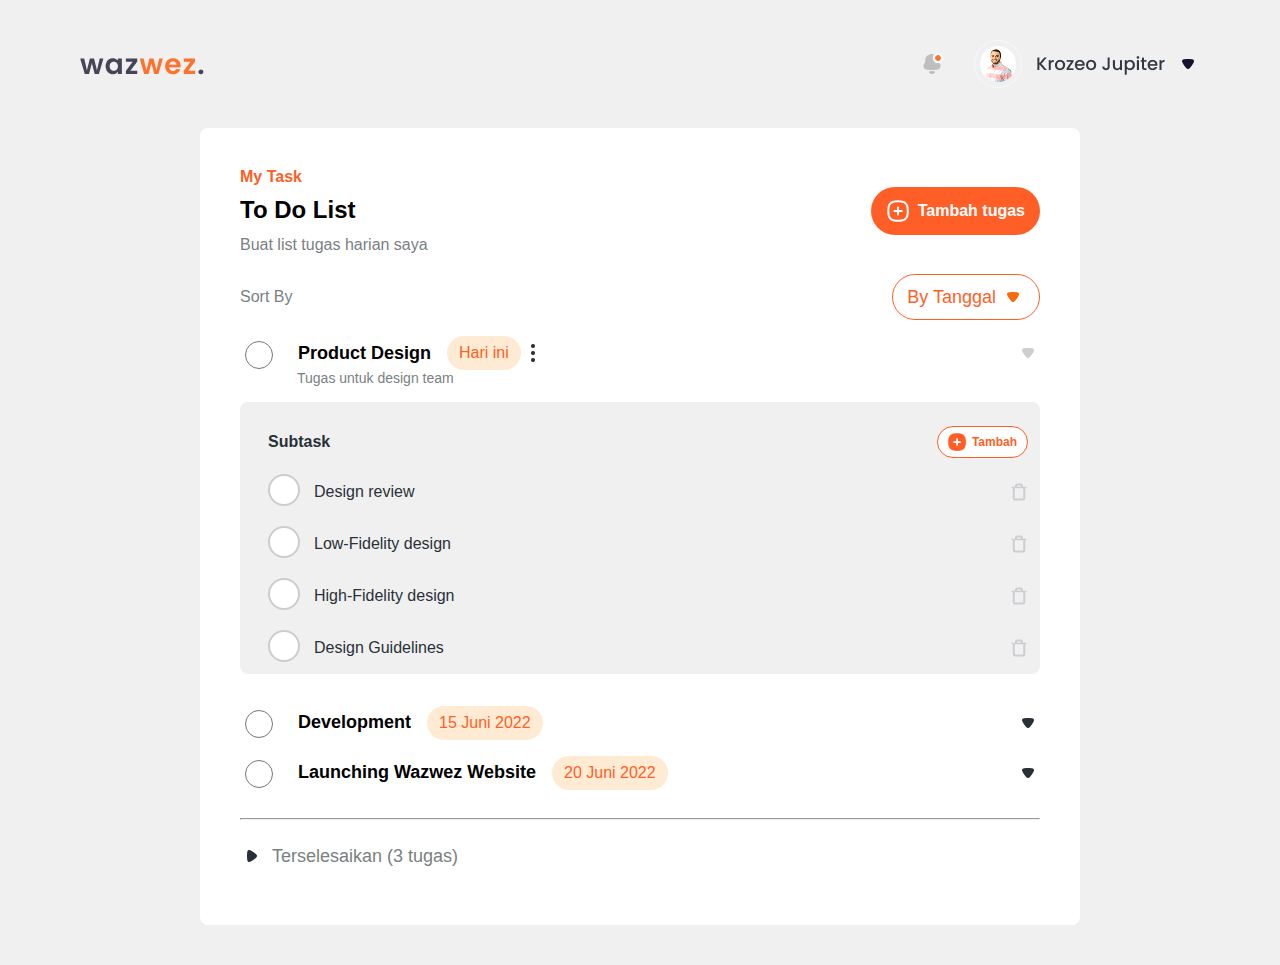
<file: Pages/index6.html>
<!DOCTYPE html>
<html lang="en">
  <head>
    <meta charset="UTF-8" />
    <meta name="viewport" content="width=device-width, initial-scale=1.0" />
    <title id="page-title">figma6</title>
    <link rel="stylesheet" href="css/styles6.css" />
  </head>
  <body>
    <header>
      <nav>
        <!-- Logo -->
        <img src="assets/logo.png" class="logo" alt="logo" />

        <!-- Right section -->
        <div class="right-section">
          <img src="assets/Notification.png" class="icon" alt="notification" />
          <img src="assets/userProfile.png" class="icon user" alt="user" />
        </div>
      </nav>
    </header>

    <main>
      <!-- Header Task -->
      <div class="header-task">
        <div class="task-info">
          <h2>My Task</h2>
          <h1>To Do List</h1>
          <p>Buat list tugas harian saya</p>
        </div>

        <button class="btn-primary">
          <img src="assets/Plus.png" alt="" />
          <p>Tambah tugas</p>
        </button>
      </div>

      <!-- Sort Section -->
      <div class="sort-section">
        <p>Sort By</p>
        <button class="btn-outline">
          <span>By Tanggal</span>
          <img src="assets/chevron.png" alt="" />
        </button>
      </div>

      <!-- tambahan -->

      <!-- Task List -->
      <details class="task" open>
        <summary class="task-row">
          <input type="radio" />
          <span><b>Product Design</b></span>
          <p class="chip">Hari ini</p>
          <img src="assets/more-vertical.png" alt="more-vertical" />
          <img src="assets/Arrow - Up 2.png" alt="" class="chevron" />
        </summary>

        <p class="desc">Tugas untuk design team</p>

        <!-- sub task -->
        <div class="subtask-container">
          <div class="subtask-header">
            <span class="subtask-title">Subtask</span>
            <button class="subtask-add-btn">
              <img
                src="assets/plusBaru.png"
                alt="plus"
                class="subtask-add-icon"
              />
              <span class="subtask-add-text">Tambah</span>
            </button>
          </div>

          <!-- Item -->
          <div class="subtask-item">
            <div class="subtask-left">
              <input type="checkbox" id="st1" />
              <label for="st1" class="custom-radio">
                <span class="radio-check"
                  ><span class="checkmark">✔</span></span
                >
              </label>
              <span class="subtask-label">Design review</span>
            </div>
            <img src="assets/trash.png" alt="trash" class="subtask-trash" />
          </div>

          <div class="subtask-item">
            <div class="subtask-left">
              <input type="checkbox" id="st2" />
              <label for="st2" class="custom-radio">
                <span class="radio-check"
                  ><span class="checkmark">✔</span></span
                >
              </label>
              <span class="subtask-label">Low-Fidelity design</span>
            </div>
            <img src="assets/trash.png" alt="trash" class="subtask-trash" />
          </div>

          <div class="subtask-item">
            <div class="subtask-left">
              <input type="checkbox" id="st3" />
              <label for="st3" class="custom-radio">
                <span class="radio-check"
                  ><span class="checkmark">✔</span></span
                >
              </label>
              <span class="subtask-label">High-Fidelity design</span>
            </div>
            <img src="assets/trash.png" alt="trash" class="subtask-trash" />
          </div>

          <div class="subtask-item">
            <div class="subtask-left">
              <input type="checkbox" id="st4" />
              <label for="st4" class="custom-radio">
                <span class="radio-check"
                  ><span class="checkmark">✔</span></span
                >
              </label>
              <span class="subtask-label">Design Guidelines</span>
            </div>
            <img src="assets/trash.png" alt="trash" class="subtask-trash" />
          </div>
        </div>
      </details>

      <div class="task">
        <div class="task-row">
          <input type="radio" />
          <span><b>Development</b></span>
          <p class="chip">15 Juni 2022</p>
          <img src="assets/chevron.png" alt="" class="chevron dev" />
        </div>
      </div>

      <div class="task">
        <div class="task-row">
          <input type="radio" />
          <span><b>Launching Wazwez Website</b></span>
          <p class="chip">20 Juni 2022</p>
          <img src="assets/chevron.png" alt="" class="chevron launch" />
        </div>
      </div>

      <hr />

      <!-- Footer -->
      <footer>
        <div class="footer-row">
          <img class="arrow" src="assets/arrow.png" alt="arrow" />
          <p>Terselesaikan (3 tugas)</p>
        </div>
      </footer>
    </main>
  </body>
  <script>
    const titles = ["Figma 6", "Desain Website", "Project UI/UX"];
    let i = 0;
    setInterval(() => {
      document.title = titles[i];
      i = (i + 1) % titles.length;
    }, 1500);
  </script>
</html>
</file>
<file: figma1/styles.css>
/* Reset */
body {
  background-color: #f0f0f0;
  margin: 0;
  font-family: Poppins, sans-serif;
}

header {
  margin: 40px 80px 0;
}

nav {
  display: flex;
  justify-content: space-between;
  align-items: center;
}

.logo,
.icon {
  filter: brightness(1.2);
}

.right-section {
  display: flex;
  align-items: center;
}

.right-section .user {
  margin-left: 30px;
}

/* Main Card */
main {
  width: 800px;
  background-color: white;
  margin: 40px auto;
  border-radius: 8px;
  padding: 40px;
}

/* Task Header */
.header-task {
  display: flex;
  align-items: center;
  justify-content: space-between;
}

.task-info h2 {
  color: #ff5f26;
  margin: 0;
  font-size: 16px;
}

.task-info h1 {
  margin: 10px 0 0 0;
  font-size: 24px;
}

.task-info p {
  color: #7a7f83;
  margin: 12px 0 0 0;
  font-size: 16px;
}

/* Button Primary */
.btn-primary {
  display: flex;
  align-items: center;
  gap: 8px;
  background-color: #ff5f26;
  border: none;
  border-radius: 60px;
  padding: 12px 15px;
  cursor: pointer;
}

.btn-primary img {
  width: 24px;
  height: 24px;
}

.btn-primary p {
  color: white;
  font-size: 16px;
  font-weight: 600;
  margin: 0;
}

/* Sort Section */
.sort-section {
  display: flex;
  align-items: center;
  justify-content: space-between;
  margin-top: 20px;
}

.sort-section p {
  margin: 0;
  font-size: 16px;
  color: #7a7f83;
}

.btn-outline {
  display: flex;
  align-items: center;
  gap: 5px;
  padding: 10px 14px;
  border: 1px solid #ff5f26;
  border-radius: 60px;
  background-color: white;
  cursor: pointer;
}

.btn-outline span {
  font-size: 18px;
  color: #ff5f26;
}

.btn-outline img {
  width: 24px;
  height: 24px;
  filter: invert(45%) sepia(88%) saturate(2770%) hue-rotate(356deg)
    brightness(101%) contrast(97%);
}

/* Task List */
.task {
  display: flex;
  flex-direction: column;
  margin-top: 16px;
}

.task-row {
  display: flex;
  align-items: center;
}

.task-row input {
  width: 28px;
  height: 28px;
}

.task-row span {
  margin-left: 22px;
  font-size: 18px;
}

.chip {
  background-color: #ffebd3;
  padding: 8px 12px;
  border-radius: 50px;
  color: #ff5f26;
  margin: 0;
  margin-left: 16px;
}

.chevron {
  margin-left: 495px;
}

.chevron.dev {
  margin-left: 473px;
}

.chevron.launch {
  margin-left: 348px;
}

.desc {
  margin: 0;
  margin-left: 57px;
  color: #7a7f83;
  font-size: 14px;
}

/* Footer */
hr {
  margin-top: 310px;
}

footer {
  display: flex;
  flex-direction: column;
}

.footer-row {
  display: flex;
  align-items: center;
  margin-bottom: 0;
}

.footer-row p {
  color: #7a7f83;
  font-size: 18px;
  margin-left: 8px;
}

/* Responsive - Tablet (≤ 1024px) */
@media (max-width: 1024px) {
  main {
    width: 90%;
    padding: 30px;
  }

  .chevron,
  .chevron.dev,
  .chevron.launch {
    margin-left: auto;
  }

  .btn-outline span {
    font-size: 16px;
  }
}

/* Responsive - Mobile (≤ 768px) */
@media (max-width: 768px) {
  header {
    margin: 20px 20px 0;
  }

  nav {
    display: flex;
  }

  .right-section {
    margin-top: 10px;
  }

  main {
    width: 100%;
    padding: 20px;
    margin: 20px auto;
    border-radius: 0;
  }

  .header-task {
    flex-direction: column;
    align-items: flex-start;
    gap: 16px;
  }

  .btn-primary {
    padding: 10px 12px;
  }

  .btn-primary p {
    font-size: 14px;
  }

  .sort-section {
    flex-direction: column;
    align-items: flex-start;
    gap: 10px;
  }

  .task-row {
    flex-wrap: wrap;
    gap: 10px;
  }

  .task-row input {
    width: 24px;
    height: 24px;
  }

  .task-row span {
    margin-left: 0;
  }

  .chip {
    font-size: 14px;
    padding: 6px 10px;
  }

  .chevron,
  .chevron.dev,
  .chevron.launch {
    margin-left: auto;
    width: 20px;
    height: 20px;
  }

  .desc {
    margin-left: 28px;
  }

  hr {
    margin-top: 100px;
  }

  .footer-row {
    padding-top: 10px;
  }

  .footer-row p {
    font-size: 16px;
  }
}

/* Extra Small Screen - Smartphone kecil (≤ 480px) */
@media (max-width: 480px) {
  .task-row {
    flex-wrap: nowrap;
    align-items: center;
    /* justify-content: space-between; */
    padding-right: 10px;
  }

  .desc {
    margin-left: 50px;
  }

  .task-row span {
    flex-grow: 1;
    font-size: 14px;
    margin-left: 10px;
    white-space: nowrap;
    overflow: hidden;
    text-overflow: ellipsis;
  }

  .chip {
    font-size: 12px;
    padding: 4px 6px;
    white-space: nowrap;
  }

  .chevron,
  .chevron.dev,
  .chevron.launch {
    width: 16px;
    height: 16px;
    margin-left: 10px;
    flex-shrink: 0;
  }

  .task-row input {
    flex-shrink: 0;
    width: 20px;
    height: 20px;
  }
}
</file>
<file: figma2/styles.css>
/* Reset */
body {
  background-color: #f0f0f0;
  margin: 0;
  font-family: Poppins, sans-serif;
}

header {
  margin: 40px 80px 0;
}

nav {
  display: flex;
  justify-content: space-between;
  align-items: center;
}

.logo,
.icon {
  filter: brightness(1.2);
}

.right-section {
  display: flex;
  align-items: center;
}

.right-section .user {
  margin-left: 30px;
}

/* Main Card */
main {
  width: 800px;
  background-color: white;
  margin: 40px auto;
  border-radius: 8px;
  padding: 40px 40px 0 40px;
}

/* Task Header */
.header-task {
  display: flex;
  align-items: center;
  justify-content: space-between;
}

.task-info h2 {
  color: #ff5f26;
  margin: 0;
  font-size: 16px;
}

.task-info h1 {
  margin: 10px 0 0 0;
  font-size: 24px;
}

.task-info p {
  color: #7a7f83;
  margin: 12px 0 0 0;
  font-size: 16px;
}

/* Button Primary */
.btn-primary {
  display: flex;
  align-items: center;
  gap: 8px;
  background-color: #ff5f26;
  border: none;
  border-radius: 60px;
  padding: 12px 15px;
  cursor: pointer;
}

.btn-primary img {
  width: 24px;
  height: 24px;
}

.btn-primary p {
  color: white;
  font-size: 16px;
  font-weight: 600;
  margin: 0;
}

/* Sort Section */
.sort-section {
  display: flex;
  align-items: center;
  justify-content: space-between;
  margin-top: 20px;
}

.sort-section p {
  margin: 0;
  font-size: 16px;
  color: #7a7f83;
}

.btn-outline {
  display: flex;
  align-items: center;
  gap: 5px;
  padding: 10px 14px;
  border: 1px solid #ff5f26;
  border-radius: 60px;
  background-color: white;
  cursor: pointer;
}

.btn-outline span {
  font-size: 18px;
  color: #ff5f26;
}

.btn-outline img {
  width: 24px;
  height: 24px;
  filter: invert(45%) sepia(88%) saturate(2770%) hue-rotate(356deg)
    brightness(101%) contrast(97%);
}

/* Pending Item */
/* Pending Container */
.pending-container {
  background-color: #f0f0f0;
  margin-top: 8px;
  margin-bottom: 8px;
  margin-left: -50px;
  margin-right: -50px;
}

/* Baris pertama (input + text) */
.pending-item {
  display: flex;
  align-items: center;
  gap: 14px;
  padding-top: 8px;
  margin-left: 50px;
}

.pending-item input {
  width: 28px;
  height: 28px;
}

.pending-item span {
  color: #7a7f83;
  font-family: Poppins, sans-serif;
  font-size: 18px;
}

/* Baris Deskripsi & Tanggal */
.pending-sub {
  display: flex;
  align-items: center;
  gap: 8px;
  margin-left: 101px;
}

.pending-sub:first-of-type {
  margin-top: 17px; /* jarak atas deskripsi */
  margin-bottom: 4px;
}

.pending-sub:last-of-type {
  margin-top: 10px; /* jarak atas tanggal */
  padding-bottom: 8px;
}

.pending-sub p {
  font-family: Poppins, sans-serif;
  color: #7a7f83;
  font-size: 14px;
  margin: 0;
}

/* Task List */
.task {
  display: flex;
  flex-direction: column;
  margin-top: 16px;
}

.task-row {
  display: flex;
  align-items: center;
}

.task-row input {
  width: 28px;
  height: 28px;
}

.task-row span {
  margin-left: 22px;
  font-size: 18px;
}

.chip {
  background-color: #ffebd3;
  padding: 8px 12px;
  border-radius: 50px;
  color: #ff5f26;
  margin: 0;
  margin-left: 16px;
}

.chevron {
  margin-left: 495px;
}

.chevron.dev {
  margin-left: 473px;
}

.chevron.launch {
  margin-left: 348px;
}

.desc {
  margin: 0;
  margin-left: 57px;
  color: #7a7f83;
  font-size: 14px;
}

/* Footer */
hr {
  margin-top: 310px;
}

footer {
  display: flex;
  flex-direction: column;
}

.footer-row {
  display: flex;
  align-items: center;
  margin-bottom: 10px;
}

.footer-row p {
  color: #7a7f83;
  font-size: 18px;
  margin-left: 8px;
}

/* Responsive - Tablet (≤ 1024px) */
@media (max-width: 1024px) {
  main {
    width: 90%;
    padding: 30px;
  }

  .chevron,
  .chevron.dev,
  .chevron.launch {
    margin-left: auto;
  }

  .btn-outline span {
    font-size: 16px;
  }
}

/* Responsive - Mobile (≤ 768px) */
@media (max-width: 768px) {
  header {
    margin: 20px 20px 0;
  }

  nav {
    display: flex;
  }

  .right-section {
    margin-top: 10px;
  }

  main {
    width: 100%;
    padding: 20px;
    margin: 20px auto;
    border-radius: 0;
  }

  .header-task {
    flex-direction: column;
    align-items: flex-start;
    gap: 16px;
  }

  .btn-primary {
    padding: 10px 12px;
  }

  .btn-primary p {
    font-size: 14px;
  }

  .sort-section {
    flex-direction: column;
    align-items: flex-start;
    gap: 10px;
  }

  .task-row {
    flex-wrap: wrap;
    gap: 10px;
  }

  .task-row input {
    width: 24px;
    height: 24px;
  }

  .task-row span {
    margin-left: 0;
  }

  .chip {
    font-size: 14px;
    padding: 6px 10px;
  }

  .chevron,
  .chevron.dev,
  .chevron.launch {
    margin-left: auto;
    width: 20px;
    height: 20px;
  }

  .desc {
    margin-left: 28px;
  }

  hr {
    margin-top: 100px;
  }

  .footer-row {
    padding-top: 10px;
  }

  .footer-row p {
    font-size: 16px;
  }
}

@media (max-width: 480px) {
  .task-row {
    flex-wrap: nowrap;
    align-items: center;
    /* justify-content: space-between; */
    padding-right: 10px;
  }

  .desc {
    margin-left: 50px;
  }

  .task-row span {
    flex-grow: 1;
    font-size: 14px;
    margin-left: 10px;
    white-space: nowrap;
    overflow: hidden;
    text-overflow: ellipsis;
  }

  .chip {
    font-size: 12px;
    padding: 4px 6px;
    white-space: nowrap;
  }

  .chevron,
  .chevron.dev,
  .chevron.launch {
    width: 16px;
    height: 16px;
    margin-left: 10px;
    flex-shrink: 0;
  }

  .task-row input {
    flex-shrink: 0;
    width: 20px;
    height: 20px;
  }
}
</file>
<file: figma3/styles.css>
/* Reset */
body {
  background-color: #f0f0f0;
  margin: 0;
  font-family: Poppins, sans-serif;
}

header {
  margin: 40px 80px 0;
}

nav {
  display: flex;
  justify-content: space-between;
  align-items: center;
}

.logo,
.icon {
  filter: brightness(1.2);
}

.right-section {
  display: flex;
  align-items: center;
}

.right-section .user {
  margin-left: 30px;
}

/* Main Card */
main {
  width: 800px;
  background-color: white;
  margin: 40px auto;
  border-radius: 8px;
  padding: 40px;
}

/* Task Header */
.header-task {
  display: flex;
  align-items: center;
  justify-content: space-between;
}

.task-info h2 {
  color: #ff5f26;
  margin: 0;
  font-size: 16px;
}

.task-info h1 {
  margin: 10px 0 0 0;
  font-size: 24px;
}

.task-info p {
  color: #7a7f83;
  margin: 12px 0 0 0;
  font-size: 16px;
}

/* Button Primary */
.btn-primary {
  display: flex;
  align-items: center;
  gap: 8px;
  background-color: #ff5f26;
  border: none;
  border-radius: 60px;
  padding: 12px 15px;
  cursor: pointer;
}

.btn-primary img {
  width: 24px;
  height: 24px;
}

.btn-primary p {
  color: white;
  font-size: 16px;
  font-weight: 600;
  margin: 0;
}

/* Sort Section */
.sort-section {
  display: flex;
  align-items: center;
  justify-content: space-between;
  margin-top: 20px;
}

.sort-section p {
  margin: 0;
  font-size: 16px;
  color: #7a7f83;
}

.btn-outline {
  display: flex;
  align-items: center;
  gap: 5px;
  padding: 10px 14px;
  border: 1px solid #ff5f26;
  border-radius: 60px;
  background-color: white;
  cursor: pointer;
}

.btn-outline span {
  font-size: 18px;
  color: #ff5f26;
}

.btn-outline img {
  width: 24px;
  height: 24px;
  filter: invert(45%) sepia(88%) saturate(2770%) hue-rotate(356deg)
    brightness(101%) contrast(97%);
}

/* Task List */
.task {
  display: flex;
  flex-direction: column;
  margin-top: 16px;
}

.task-row {
  display: flex;
  align-items: center;
}

.task-row input {
  width: 28px;
  height: 28px;
}

.task-row span {
  margin-left: 22px;
  font-size: 18px;
}

.chip {
  background-color: #ffebd3;
  padding: 8px 12px;
  border-radius: 50px;
  color: #ff5f26;
  margin: 0;
  margin-left: 16px;
}

.desc {
  margin: 0;
  margin-left: 57px;
  color: #7a7f83;
  font-size: 14px;
}

/* sort pop up */
.sort-popup {
  width: 300px;
  border: 1px solid #ccc;
  border-radius: 8px;
  padding: 24px;
  display: flex;
  flex-direction: column;
  justify-content: center;
  background-color: white;
  box-shadow: 0px 4px 8px rgba(0, 0, 0, 0.1);
  margin-left: 12px;
  gap: 12px;
}

.sort-row {
  display: flex;
  justify-content: space-between;
  align-items: center;
}

.sort-row span {
  font-size: 16px;
  color: #293038;
  font-family: Poppins, sans-serif;
}

.sort-row input[type="radio"] {
  width: 20px;
  height: 20px;
  accent-color: #ff5f26;
  cursor: pointer;
}

/* Footer */
hr {
  margin-top: 310px;
}

footer {
  display: flex;
  flex-direction: column;
}

.footer-row {
  display: flex;
  align-items: center;
}

.footer-row p {
  color: #7a7f83;
  font-size: 18px;
  margin-left: 8px;
}

@media (max-width: 1024px) {
  main {
    width: 90%;
    padding: 30px;
  }

  .chevron,
  .chevron.dev,
  .chevron.launch {
    margin-left: auto;
  }

  .btn-outline span {
    font-size: 16px;
  }
}

/* Responsive - Mobile (≤ 768px) */
@media (max-width: 768px) {
  .sort-popup {
    width: 150px;
    height: 100px;
    margin-left: 0;
    padding: 16px;
    gap: 16px;
    position: absolute;
    top: 237px;
    right: 37px;
  }

  header {
    margin: 20px 20px 0;
  }

  nav {
    display: flex;
  }

  .right-section {
    margin-top: 10px;
  }

  main {
    width: 100%;
    padding: 20px;
    margin: 20px auto;
    border-radius: 0;
  }

  .header-task {
    flex-direction: column;
    align-items: flex-start;
    gap: 16px;
  }

  .btn-primary {
    padding: 10px 12px;
  }

  .btn-primary p {
    font-size: 14px;
  }

  .sort-section {
    flex-direction: column;
    align-items: flex-start;
    gap: 10px;
  }

  .task-row {
    flex-wrap: wrap;
    gap: 10px;
  }

  .task-row input {
    width: 24px;
    height: 24px;
  }

  .task-row span {
    margin-left: 0;
  }

  .chip {
    font-size: 14px;
    padding: 6px 10px;
  }

  .chevron,
  .chevron.dev,
  .chevron.launch {
    margin-left: auto;
    width: 20px;
    height: 20px;
  }

  .desc {
    margin-left: 28px;
  }

  hr {
    margin-top: 100px;
  }

  .footer-row {
    padding-top: 10px;
  }

  .footer-row p {
    font-size: 16px;
  }
}

@media (max-width: 480px) {
  .sort-popup {
    padding: 12px;
    gap: 12px;
    border-radius: 6px;
  }

  .task-row {
    flex-wrap: nowrap;
    align-items: center;
    /* justify-content: space-between; */
    padding-right: 10px;
  }

  .desc {
    margin-left: 50px;
  }

  .task-row span {
    flex-grow: 1;
    font-size: 14px;
    margin-left: 10px;
    white-space: nowrap;
    overflow: hidden;
    text-overflow: ellipsis;
  }

  .chip {
    font-size: 12px;
    padding: 4px 6px;
    white-space: nowrap;
  }

  .chevron,
  .chevron.dev,
  .chevron.launch {
    width: 16px;
    height: 16px;
    margin-left: 10px;
    flex-shrink: 0;
  }

  .task-row input {
    flex-shrink: 0;
    width: 20px;
    height: 20px;
  }
}
</file>
<file: figma4/styles.css>
/* Reset */
body {
  background-color: #f0f0f0;
  margin: 0;
  font-family: Poppins, sans-serif;
}

header {
  margin: 40px 80px 0;
}

nav {
  display: flex;
  justify-content: space-between;
  align-items: center;
}

.logo,
.icon {
  filter: brightness(1.2);
}

.right-section {
  display: flex;
  align-items: center;
}

.right-section .user {
  margin-left: 30px;
}

/* Main Card */
main {
  width: 800px;
  background-color: white;
  margin: 40px auto;
  border-radius: 8px;
  padding: 40px;
}

/* Task Header */
.header-task {
  display: flex;
  align-items: center;
  justify-content: space-between;
}

.task-info h2 {
  color: #ff5f26;
  margin: 0;
  font-size: 16px;
}

.task-info h1 {
  margin: 10px 0 0 0;
  font-size: 24px;
}

.task-info p {
  color: #7a7f83;
  margin: 12px 0 0 0;
  font-size: 16px;
}

/* Button Primary */
.btn-primary {
  display: flex;
  align-items: center;
  gap: 8px;
  background-color: #ff5f26;
  border: none;
  border-radius: 60px;
  padding: 12px 15px;
  cursor: pointer;
}

.btn-primary img {
  width: 24px;
  height: 24px;
}

.btn-primary p {
  color: white;
  font-size: 16px;
  font-weight: 600;
  margin: 0;
}

/* Sort Section */
.sort-section {
  display: flex;
  align-items: center;
  justify-content: space-between;
  margin-top: 20px;
}

.sort-section p {
  margin: 0;
  font-size: 16px;
  color: #7a7f83;
}

.btn-outline {
  display: flex;
  align-items: center;
  gap: 5px;
  padding: 10px 14px;
  border: 1px solid #ff5f26;
  border-radius: 60px;
  background-color: white;
  cursor: pointer;
}

.btn-outline span {
  font-size: 18px;
  color: #ff5f26;
}

.btn-outline img {
  width: 24px;
  height: 24px;
  filter: invert(45%) sepia(88%) saturate(2770%) hue-rotate(356deg)
    brightness(101%) contrast(97%);
}

/* Task List */
.task {
  display: flex;
  flex-direction: column;
  margin-top: 16px;
}

.task-row {
  display: flex;
  align-items: center;
}

.task-row input {
  width: 28px;
  height: 28px;
}

.task-row span {
  margin-left: 22px;
  font-size: 18px;
}

.chip {
  background-color: #ffebd3;
  padding: 8px 12px;
  border-radius: 50px;
  color: #ff5f26;
  margin: 0;
  margin-left: 16px;
}

.chevron {
  margin-left: 495px;
}

.chevron.dev {
  margin-left: 473px;
}

.chevron.launch {
  margin-left: 348px;
}

.desc {
  margin: 0;
  margin-left: 57px;
  color: #7a7f83;
  font-size: 14px;
}

/* Footer */
hr {
  margin-top: 310px;
}

footer {
  display: flex;
  flex-direction: column;
}

.footer-row {
  display: flex;
  align-items: center;
  margin-bottom: 0;
}

.footer-row p {
  color: #7a7f83;
  font-size: 18px;
  margin-left: 8px;
}

/* --- TASK ITEM WRAPPER --- */
.task-item {
  display: flex;
  align-items: center;
  justify-content: space-between;
  margin-bottom: 10px;
}

/* --- LEFT SIDE (ICON + TEXT) --- */
.task-left {
  display: flex;
  align-items: center;
}

/* --- CUSTOM RADIO CHECK --- */
.custom-radio {
  display: inline-block;
  position: relative;
  cursor: pointer;
}

.custom-radio input[type="radio"] {
  display: none;
}

.radio-check {
  display: inline-block;
  width: 28px;
  height: 28px;
  border: 2px solid #ff7525;
  border-radius: 50%;
  background-color: #ff7525;
  position: relative;
}

.checkmark {
  color: white;
  font-size: 18px;
  font-weight: bold;
  position: absolute;
  top: 50%;
  left: 50%;
  transform: translate(-50%, -50%);
}

/* --- TEXT STYLE --- */
.task-text {
  text-decoration: line-through;
  margin: 0;
  margin-left: 5px; /* jarak ✔ dengan teks */
  font-family: Poppins, sans-serif;
}

@media (max-width: 1024px) {
  main {
    width: 90%;
    padding: 30px;
  }

  .chevron,
  .chevron.dev,
  .chevron.launch {
    margin-left: auto;
  }

  .btn-outline span {
    font-size: 16px;
  }
}

/* Responsive - Mobile (≤ 768px) */
@media (max-width: 768px) {
  .sort-popup {
    width: 150px;
    height: 100px;
    margin-left: 0;
    padding: 16px;
    gap: 16px;
    position: absolute;
    top: 237px;
    right: 37px;
  }

  header {
    margin: 20px 20px 0;
  }

  nav {
    display: flex;
  }

  .right-section {
    margin-top: 10px;
  }

  main {
    width: 100%;
    padding: 20px;
    margin: 20px auto;
    border-radius: 0;
  }

  .header-task {
    flex-direction: column;
    align-items: flex-start;
    gap: 16px;
  }

  .btn-primary {
    padding: 10px 12px;
  }

  .btn-primary p {
    font-size: 14px;
  }

  .sort-section {
    flex-direction: column;
    align-items: flex-start;
    gap: 10px;
  }

  .task-row {
    flex-wrap: wrap;
    gap: 10px;
  }

  .task-row input {
    width: 24px;
    height: 24px;
  }

  .task-row span {
    margin-left: 0;
  }

  .chip {
    font-size: 14px;
    padding: 6px 10px;
  }

  .chevron,
  .chevron.dev,
  .chevron.launch {
    margin-left: auto;
    width: 20px;
    height: 20px;
  }

  .desc {
    margin-left: 28px;
  }

  hr {
    margin-top: 100px;
  }

  .footer-row {
    padding-top: 10px;
  }

  .footer-row p {
    font-size: 16px;
  }
}

@media (max-width: 480px) {
  .sort-popup {
    padding: 12px;
    gap: 12px;
    border-radius: 6px;
  }

  .task-row {
    flex-wrap: nowrap;
    align-items: center;
    /* justify-content: space-between; */
    padding-right: 10px;
  }

  .desc {
    margin-left: 50px;
  }

  .task-row span {
    flex-grow: 1;
    font-size: 14px;
    margin-left: 10px;
    white-space: nowrap;
    overflow: hidden;
    text-overflow: ellipsis;
  }

  .chip {
    font-size: 12px;
    padding: 4px 6px;
    white-space: nowrap;
  }

  .chevron,
  .chevron.dev,
  .chevron.launch {
    width: 16px;
    height: 16px;
    margin-left: 10px;
    flex-shrink: 0;
  }

  .task-row input {
    flex-shrink: 0;
    width: 20px;
    height: 20px;
  }
}
</file>
<file: figma5/styles.css>
/* Reset */
body {
  background-color: #f0f0f0;
  margin: 0;
  font-family: Poppins, sans-serif;
}

header {
  margin: 40px 80px 0;
}

nav {
  display: flex;
  justify-content: space-between;
  align-items: center;
}

.logo,
.icon {
  filter: brightness(1.2);
}

.right-section {
  display: flex;
  align-items: center;
}

.right-section .user {
  margin-left: 30px;
}

/* Main Card */
main {
  width: 800px;
  background-color: white;
  margin: 40px auto;
  border-radius: 8px;
  padding: 40px;
}

/* Task Header */
.header-task {
  display: flex;
  align-items: center;
  justify-content: space-between;
}

.task-info h2 {
  color: #ff5f26;
  margin: 0;
  font-size: 16px;
}

.task-info h1 {
  margin: 10px 0 0 0;
  font-size: 24px;
}

.task-info p {
  color: #7a7f83;
  margin: 12px 0 0 0;
  font-size: 16px;
}

/* Button Primary */
.btn-primary {
  display: flex;
  align-items: center;
  gap: 8px;
  background-color: #ff5f26;
  border: none;
  border-radius: 60px;
  padding: 12px 15px;
  cursor: pointer;
}

.btn-primary img {
  width: 24px;
  height: 24px;
}

.btn-primary p {
  color: white;
  font-size: 16px;
  font-weight: 600;
  margin: 0;
}

/* Sort Section */
.sort-section {
  display: flex;
  align-items: center;
  justify-content: space-between;
  margin-top: 20px;
}

.sort-section p {
  margin: 0;
  font-size: 16px;
  color: #7a7f83;
}

.btn-outline {
  display: flex;
  align-items: center;
  gap: 5px;
  padding: 10px 14px;
  border: 1px solid #ff5f26;
  border-radius: 60px;
  background-color: white;
  cursor: pointer;
}

.btn-outline span {
  font-size: 18px;
  color: #ff5f26;
}

.btn-outline img {
  width: 24px;
  height: 24px;
  filter: invert(45%) sepia(88%) saturate(2770%) hue-rotate(356deg)
    brightness(101%) contrast(97%);
}

/* Task List */
.task {
  display: flex;
  flex-direction: column;
  margin-top: 16px;
}

.task-row {
  display: flex;
  align-items: center;
}

.task-row input {
  width: 28px;
  height: 28px;
}

.task-row span {
  margin-left: 22px;
  font-size: 18px;
}

.task-row img.chevron {
  width: 24px;
  height: 24px;
  margin-left: auto;
}

.chip {
  background-color: #ffebd3;
  padding: 8px 12px;
  border-radius: 50px;
  color: #ff5f26;
  margin: 0;
  margin-left: 16px;
}

.chevron {
  margin-left: 495px;
}

.chevron.dev {
  margin-left: 473px;
}

.chevron.launch {
  margin-left: 348px;
}

.desc {
  margin: 0;
  margin-left: 57px;
  color: #7a7f83;
  font-size: 14px;
}

/* Footer */
hr {
  margin-top: 28px;
}

footer {
  display: flex;
  flex-direction: column;
}

.footer-row {
  display: flex;
  align-items: center;
  margin-bottom: 0;
}

.footer-row p {
  color: #7a7f83;
  font-size: 18px;
  margin-left: 8px;
}

/* Container */
.subtask-container {
  background-color: #f0f0f0;
  padding: 8px 12px;
  border-radius: 8px;
  margin: 16px 0;
  font-family: Poppins, sans-serif;
}

/* Header */
.subtask-header {
  display: flex;
  justify-content: space-between;
  align-items: center;
  margin-top: 16px;
}

.subtask-title {
  font-weight: bold;
  font-size: 16px;
  margin-left: 16px;
  color: #293038;
}

/* Button Tambah */
.subtask-add-btn {
  display: flex;
  align-items: center;
  gap: 6px;
  background-color: #fff;
  color: #ff5f26;
  border: 1px solid #ff5f26;
  border-radius: 50px;
  padding: 6px 10px;
  font-size: 14px;
  cursor: pointer;
}

.subtask-add-icon {
  width: 17.8px;
  height: 17.8px;
}

.subtask-add-text {
  font-family: "Mulish", sans-serif;
  font-size: 12px;
  font-weight: 600;
}

/* Subtask Item */
.subtask-item {
  display: flex;
  justify-content: space-between;
  align-items: center;
  margin-top: 16px;
}

.subtask-left {
  display: flex;
  align-items: center;
  gap: 14px;
  padding-left: 16px;
}

.subtask-left input[type="radio"] {
  width: 28px;
  height: 28px;
}

.subtask-label {
  font-size: 16px;
  font-weight: 400;
  color: #293038;
}

/* Trash Icon */
.subtask-trash {
  cursor: pointer;
}

/* handler klik arrow up */
summary {
  list-style: none;
  cursor: pointer;
}
summary::-webkit-details-marker {
  display: none;
}

/* Animasi rotasi chevron */
details[open] .chevron {
  transform: rotate(180deg);
  transition: transform 0.3s ease;
}
.chevron {
  transition: transform 0.3s ease;
}

@media (max-width: 1024px) {
  main {
    width: 90%;
    padding: 30px;
  }

  .chevron,
  .chevron.dev,
  .chevron.launch {
    margin-left: auto;
  }

  .btn-outline span {
    font-size: 16px;
  }
}

/* Responsive - Mobile (≤ 768px) */
@media (max-width: 768px) {
  .sort-popup {
    width: 150px;
    height: 100px;
    margin-left: 0;
    padding: 16px;
    gap: 16px;
    position: absolute;
    top: 237px;
    right: 37px;
  }

  header {
    margin: 20px 20px 0;
  }

  nav {
    display: flex;
  }

  .right-section {
    margin-top: 10px;
  }

  main {
    width: 100%;
    padding: 20px;
    margin: 20px auto;
    border-radius: 0;
  }

  .header-task {
    flex-direction: column;
    align-items: flex-start;
    gap: 16px;
  }

  .btn-primary {
    padding: 10px 12px;
  }

  .btn-primary p {
    font-size: 14px;
  }

  .sort-section {
    flex-direction: column;
    align-items: flex-start;
    gap: 10px;
  }

  .task-row {
    flex-wrap: wrap;
    gap: 10px;
  }

  .task-row input {
    width: 24px;
    height: 24px;
  }

  .task-row span {
    margin-left: 0;
  }

  .chip {
    font-size: 14px;
    padding: 6px 10px;
  }

  .chevron,
  .chevron.dev,
  .chevron.launch {
    margin-left: auto;
    width: 20px;
    height: 20px;
  }

  .desc {
    margin-left: 28px;
  }

  hr {
    margin-top: 100px;
  }

  .footer-row {
    padding-top: 10px;
  }

  .footer-row p {
    font-size: 16px;
  }
}

@media (max-width: 480px) {
  .sort-popup {
    padding: 12px;
    gap: 12px;
    border-radius: 6px;
  }

  .task-row {
    flex-wrap: nowrap;
    align-items: center;
    /* justify-content: space-between; */
    padding-right: 10px;
  }

  .desc {
    margin-left: 50px;
  }

  .task-row span {
    flex-grow: 1;
    font-size: 14px;
    margin-left: 10px;
    white-space: nowrap;
    overflow: hidden;
    text-overflow: ellipsis;
  }

  .chip {
    font-size: 12px;
    padding: 4px 6px;
    white-space: nowrap;
  }

  .chevron,
  .chevron.dev,
  .chevron.launch {
    width: 16px;
    height: 16px;
    margin-left: 10px;
    flex-shrink: 0;
  }

  .task-row input {
    flex-shrink: 0;
    width: 20px;
    height: 20px;
  }
}
</file>
<file: figma6/styles.css>
/* Reset */
body {
  background-color: #f0f0f0;
  margin: 0;
  font-family: Poppins, sans-serif;
}

header {
  margin: 40px 80px 0;
}

nav {
  display: flex;
  justify-content: space-between;
  align-items: center;
}

.logo,
.icon {
  filter: brightness(1.2);
}

.right-section {
  display: flex;
  align-items: center;
}

.right-section .user {
  margin-left: 30px;
}

/* Main Card */
main {
  width: 800px;
  background-color: white;
  margin: 40px auto;
  border-radius: 8px;
  padding: 40px;
}

/* Task Header */
.header-task {
  display: flex;
  align-items: center;
  justify-content: space-between;
}

.task-info h2 {
  color: #ff5f26;
  margin: 0;
  font-size: 16px;
}

.task-info h1 {
  margin: 10px 0 0 0;
  font-size: 24px;
}

.task-info p {
  color: #7a7f83;
  margin: 12px 0 0 0;
  font-size: 16px;
}

/* Button Primary */
.btn-primary {
  display: flex;
  align-items: center;
  gap: 8px;
  background-color: #ff5f26;
  border: none;
  border-radius: 60px;
  padding: 12px 15px;
  cursor: pointer;
}

.btn-primary img {
  width: 24px;
  height: 24px;
}

.btn-primary p {
  color: white;
  font-size: 16px;
  font-weight: 600;
  margin: 0;
}

/* Sort Section */
.sort-section {
  display: flex;
  align-items: center;
  justify-content: space-between;
  margin-top: 20px;
}

.sort-section p {
  margin: 0;
  font-size: 16px;
  color: #7a7f83;
}

.btn-outline {
  display: flex;
  align-items: center;
  gap: 5px;
  padding: 10px 14px;
  border: 1px solid #ff5f26;
  border-radius: 60px;
  background-color: white;
  cursor: pointer;
}

.btn-outline span {
  font-size: 18px;
  color: #ff5f26;
}

.btn-outline img {
  width: 24px;
  height: 24px;
  filter: invert(45%) sepia(88%) saturate(2770%) hue-rotate(356deg)
    brightness(101%) contrast(97%);
}

/* Task List */
.task {
  display: flex;
  flex-direction: column;
  margin-top: 16px;
}

.task-row {
  display: flex;
  align-items: center;
}

.task-row input {
  width: 28px;
  height: 28px;
}

.task-row span {
  margin-left: 22px;
  font-size: 18px;
}

.task-row img.chevron {
  width: 24px;
  height: 24px;
  margin-left: auto;
}

.chip {
  background-color: #ffebd3;
  padding: 8px 12px;
  border-radius: 50px;
  color: #ff5f26;
  margin: 0;
  margin-left: 16px;
}

.chevron {
  margin-left: 495px;
}

.chevron.dev {
  margin-left: 473px;
}

.chevron.launch {
  margin-left: 348px;
}

.desc {
  margin: 0;
  margin-left: 57px;
  color: #7a7f83;
  font-size: 14px;
}

/* Footer */
hr {
  margin-top: 28px;
}

footer {
  display: flex;
  flex-direction: column;
}

.footer-row {
  display: flex;
  align-items: center;
  margin-bottom: 0;
}

.footer-row p {
  color: #7a7f83;
  font-size: 18px;
  margin-left: 8px;
}

/* Subtask Container */
.subtask-container {
  background-color: #f0f0f0;
  padding: 8px 12px;
  border-radius: 8px;
  margin: 16px 0;
  font-family: Poppins, sans-serif;
}

/* Subtask Header */
.subtask-header {
  display: flex;
  justify-content: space-between;
  align-items: center;
  margin-top: 16px;
}

.subtask-title {
  font-weight: bold;
  font-size: 16px;
  margin-left: 16px;
  color: #293038;
}

/* Subtask Button */
.subtask-add-btn {
  display: flex;
  align-items: center;
  gap: 6px;
  background-color: #fff;
  color: #ff5f26;
  border: 1px solid #ff5f26;
  border-radius: 50px;
  padding: 6px 10px;
  font-size: 14px;
  cursor: pointer;
}

.subtask-add-icon {
  width: 17.8px;
  height: 17.8px;
}

.subtask-add-text {
  font-family: "Mulish", sans-serif;
  font-size: 12px;
  font-weight: 600;
}

/* Subtask Item */
.subtask-item {
  display: flex;
  justify-content: space-between;
  align-items: center;
  margin-top: 16px;
}

.subtask-left {
  display: flex;
  align-items: center;
  gap: 14px;
  padding-left: 16px;
  justify-content: center;
}

.subtask-left input[type="radio"] {
  width: 28px;
  height: 28px;
}

.subtask-label {
  font-size: 16px;
  font-weight: 400;
  color: #293038;
}

.subtask-label.label3 {
  text-decoration: line-through;
  color: #293038;
}

/* Trash Icon */
.subtask-trash {
  cursor: pointer;
}

/* Custom Radio / Checkbox */
.custom-radio {
  display: inline-block;
  position: relative;
  cursor: pointer;
}

.radio-check {
  display: inline-flex;
  align-items: center;
  justify-content: center;
  width: 28px;
  height: 28px;
  border: 2px solid #ccc;
  border-radius: 50%;
  background: white;
}

.checkmark {
  display: none;
  color: white;
  font-size: 16px;
  font-weight: bold;
}

input[type="checkbox"] {
  display: none;
}

input[type="checkbox"]:checked + label .radio-check {
  background: #ff7525;
}

input[type="checkbox"]:checked + label .checkmark {
  display: block;
}

input[type="checkbox"]:checked + label + .subtask-label {
  text-decoration: line-through;
  opacity: 0.6;
}

/* Summary & Chevron */
summary {
  list-style: none;
  cursor: pointer;
}

summary::-webkit-details-marker {
  display: none;
}

.chevron {
  transition: transform 0.3s ease;
}

details[open] .chevron {
  transform: rotate(180deg);
}

@media (max-width: 1024px) {
  main {
    width: 90%;
    padding: 30px;
  }

  .chevron,
  .chevron.dev,
  .chevron.launch {
    margin-left: auto;
  }

  .btn-outline span {
    font-size: 16px;
  }
}

/* Responsive - Mobile (≤ 768px) */
@media (max-width: 768px) {
  .sort-popup {
    width: 150px;
    height: 100px;
    margin-left: 0;
    padding: 16px;
    gap: 16px;
    position: absolute;
    top: 237px;
    right: 37px;
  }

  header {
    margin: 20px 20px 0;
  }

  nav {
    display: flex;
  }

  .right-section {
    margin-top: 10px;
  }

  main {
    width: 100%;
    padding: 20px;
    margin: 20px auto;
    border-radius: 0;
  }

  .header-task {
    flex-direction: column;
    align-items: flex-start;
    gap: 16px;
  }

  .btn-primary {
    padding: 10px 12px;
  }

  .btn-primary p {
    font-size: 14px;
  }

  .sort-section {
    flex-direction: column;
    align-items: flex-start;
    gap: 10px;
  }

  .task-row {
    flex-wrap: wrap;
    gap: 10px;
  }

  .task-row input {
    width: 24px;
    height: 24px;
  }

  .task-row span {
    margin-left: 0;
  }

  .chip {
    font-size: 14px;
    padding: 6px 10px;
  }

  .chevron,
  .chevron.dev,
  .chevron.launch {
    margin-left: auto;
    width: 20px;
    height: 20px;
  }

  .desc {
    margin-left: 28px;
  }

  hr {
    margin-top: 100px;
  }

  .footer-row {
    padding-top: 10px;
  }

  .footer-row p {
    font-size: 16px;
  }
}

@media (max-width: 480px) {
  .sort-popup {
    padding: 12px;
    gap: 12px;
    border-radius: 6px;
  }

  .task-row {
    flex-wrap: nowrap;
    align-items: center;
    /* justify-content: space-between; */
    padding-right: 10px;
  }

  .desc {
    margin-left: 50px;
  }

  .task-row span {
    flex-grow: 1;
    font-size: 14px;
    margin-left: 10px;
    white-space: nowrap;
    overflow: hidden;
    text-overflow: ellipsis;
  }

  .chip {
    font-size: 12px;
    padding: 4px 6px;
    white-space: nowrap;
  }

  .chevron,
  .chevron.dev,
  .chevron.launch {
    width: 16px;
    height: 16px;
    margin-left: 10px;
    flex-shrink: 0;
  }

  .task-row input {
    flex-shrink: 0;
    width: 20px;
    height: 20px;
  }
}
</file>
<file: Pages/css/styles1.css>
/* Reset */
body {
  background-color: #f0f0f0;
  margin: 0;
  font-family: Poppins, sans-serif;
}

header {
  margin: 40px 80px 0;
}

nav {
  display: flex;
  justify-content: space-between;
  align-items: center;
}

.logo,
.icon {
  filter: brightness(1.2);
}

.right-section {
  display: flex;
  align-items: center;
}

.right-section .user {
  margin-left: 30px;
}

/* Main Card */
main {
  width: 800px;
  background-color: white;
  margin: 40px auto;
  border-radius: 8px;
  padding: 40px;
}

/* Task Header */
.header-task {
  display: flex;
  align-items: center;
  justify-content: space-between;
}

.task-info h2 {
  color: #ff5f26;
  margin: 0;
  font-size: 16px;
}

.task-info h1 {
  margin: 10px 0 0 0;
  font-size: 24px;
}

.task-info p {
  color: #7a7f83;
  margin: 12px 0 0 0;
  font-size: 16px;
}

/* Button Primary */
.btn-primary {
  display: flex;
  align-items: center;
  gap: 8px;
  background-color: #ff5f26;
  border: none;
  border-radius: 60px;
  padding: 12px 15px;
  cursor: pointer;
}

.btn-primary img {
  width: 24px;
  height: 24px;
}

.btn-primary p {
  color: white;
  font-size: 16px;
  font-weight: 600;
  margin: 0;
}

/* Sort Section */
.sort-section {
  display: flex;
  align-items: center;
  justify-content: space-between;
  margin-top: 20px;
}

.sort-section p {
  margin: 0;
  font-size: 16px;
  color: #7a7f83;
}

.btn-outline {
  display: flex;
  align-items: center;
  gap: 5px;
  padding: 10px 14px;
  border: 1px solid #ff5f26;
  border-radius: 60px;
  background-color: white;
  cursor: pointer;
}

.btn-outline span {
  font-size: 18px;
  color: #ff5f26;
}

.btn-outline img {
  width: 24px;
  height: 24px;
  filter: invert(45%) sepia(88%) saturate(2770%) hue-rotate(356deg)
    brightness(101%) contrast(97%);
}

/* Task List */
.task {
  display: flex;
  flex-direction: column;
  margin-top: 16px;
}

.task-row {
  display: flex;
  align-items: center;
}

.task-row input {
  width: 28px;
  height: 28px;
}

.task-row span {
  margin-left: 22px;
  font-size: 18px;
}

.chip {
  background-color: #ffebd3;
  padding: 8px 12px;
  border-radius: 50px;
  color: #ff5f26;
  margin: 0;
  margin-left: 16px;
}

.chevron {
  margin-left: 495px;
}

.chevron.dev {
  margin-left: 473px;
}

.chevron.launch {
  margin-left: 348px;
}

.desc {
  margin: 0;
  margin-left: 57px;
  color: #7a7f83;
  font-size: 14px;
}

/* Footer */
hr {
  margin-top: 310px;
}

footer {
  display: flex;
  flex-direction: column;
}

.footer-row {
  display: flex;
  align-items: center;
  margin-bottom: 0;
}

.footer-row p {
  color: #7a7f83;
  font-size: 18px;
  margin-left: 8px;
}

/* Responsive - Tablet (≤ 1024px) */
@media (max-width: 1024px) {
  main {
    width: 90%;
    padding: 30px;
  }

  .chevron,
  .chevron.dev,
  .chevron.launch {
    margin-left: auto;
  }

  .btn-outline span {
    font-size: 16px;
  }
}

/* Responsive - Mobile (≤ 768px) */
@media (max-width: 768px) {
  header {
    margin: 20px 20px 0;
  }

  nav {
    display: flex;
  }

  .right-section {
    margin-top: 10px;
  }

  main {
    width: 100%;
    padding: 20px;
    margin: 20px auto;
    border-radius: 0;
  }

  .header-task {
    flex-direction: column;
    align-items: flex-start;
    gap: 16px;
  }

  .btn-primary {
    padding: 10px 12px;
  }

  .btn-primary p {
    font-size: 14px;
  }

  .sort-section {
    flex-direction: column;
    align-items: flex-start;
    gap: 10px;
  }

  .task-row {
    flex-wrap: wrap;
    gap: 10px;
  }

  .task-row input {
    width: 24px;
    height: 24px;
  }

  .task-row span {
    margin-left: 0;
  }

  .chip {
    font-size: 14px;
    padding: 6px 10px;
  }

  .chevron,
  .chevron.dev,
  .chevron.launch {
    margin-left: auto;
    width: 20px;
    height: 20px;
  }

  .desc {
    margin-left: 28px;
  }

  hr {
    margin-top: 100px;
  }

  .footer-row {
    padding-top: 10px;
  }

  .footer-row p {
    font-size: 16px;
  }
}

/* Extra Small Screen - Smartphone kecil (≤ 480px) */
@media (max-width: 480px) {
  .task-row {
    flex-wrap: nowrap;
    align-items: center;
    /* justify-content: space-between; */
    padding-right: 10px;
  }

  .desc {
    margin-left: 50px;
  }

  .task-row span {
    flex-grow: 1;
    font-size: 14px;
    margin-left: 10px;
    white-space: nowrap;
    overflow: hidden;
    text-overflow: ellipsis;
  }

  .chip {
    font-size: 12px;
    padding: 4px 6px;
    white-space: nowrap;
  }

  .chevron,
  .chevron.dev,
  .chevron.launch {
    width: 16px;
    height: 16px;
    margin-left: 10px;
    flex-shrink: 0;
  }

  .task-row input {
    flex-shrink: 0;
    width: 20px;
    height: 20px;
  }
}
</file>
<file: Pages/css/styles2.css>
/* Reset */
body {
  background-color: #f0f0f0;
  margin: 0;
  font-family: Poppins, sans-serif;
}

header {
  margin: 40px 80px 0;
}

nav {
  display: flex;
  justify-content: space-between;
  align-items: center;
}

.logo,
.icon {
  filter: brightness(1.2);
}

.right-section {
  display: flex;
  align-items: center;
}

.right-section .user {
  margin-left: 30px;
}

/* Main Card */
main {
  width: 800px;
  background-color: white;
  margin: 40px auto;
  border-radius: 8px;
  padding: 40px 40px 0 40px;
}

/* Task Header */
.header-task {
  display: flex;
  align-items: center;
  justify-content: space-between;
}

.task-info h2 {
  color: #ff5f26;
  margin: 0;
  font-size: 16px;
}

.task-info h1 {
  margin: 10px 0 0 0;
  font-size: 24px;
}

.task-info p {
  color: #7a7f83;
  margin: 12px 0 0 0;
  font-size: 16px;
}

/* Button Primary */
.btn-primary {
  display: flex;
  align-items: center;
  gap: 8px;
  background-color: #ff5f26;
  border: none;
  border-radius: 60px;
  padding: 12px 15px;
  cursor: pointer;
}

.btn-primary img {
  width: 24px;
  height: 24px;
}

.btn-primary p {
  color: white;
  font-size: 16px;
  font-weight: 600;
  margin: 0;
}

/* Sort Section */
.sort-section {
  display: flex;
  align-items: center;
  justify-content: space-between;
  margin-top: 20px;
}

.sort-section p {
  margin: 0;
  font-size: 16px;
  color: #7a7f83;
}

.btn-outline {
  display: flex;
  align-items: center;
  gap: 5px;
  padding: 10px 14px;
  border: 1px solid #ff5f26;
  border-radius: 60px;
  background-color: white;
  cursor: pointer;
}

.btn-outline span {
  font-size: 18px;
  color: #ff5f26;
}

.btn-outline img {
  width: 24px;
  height: 24px;
  filter: invert(45%) sepia(88%) saturate(2770%) hue-rotate(356deg)
    brightness(101%) contrast(97%);
}

/* Pending Item */
/* Pending Container */
.pending-container {
  background-color: #f0f0f0;
  margin-top: 8px;
  margin-bottom: 8px;
  margin-left: -50px;
  margin-right: -50px;
}

/* Baris pertama (input + text) */
.pending-item {
  display: flex;
  align-items: center;
  gap: 14px;
  padding-top: 8px;
  margin-left: 50px;
}

.pending-item input {
  width: 28px;
  height: 28px;
}

.pending-item span {
  color: #7a7f83;
  font-family: Poppins, sans-serif;
  font-size: 18px;
}

/* Baris Deskripsi & Tanggal */
.pending-sub {
  display: flex;
  align-items: center;
  gap: 8px;
  margin-left: 101px;
}

.pending-sub:first-of-type {
  margin-top: 17px; /* jarak atas deskripsi */
  margin-bottom: 4px;
}

.pending-sub:last-of-type {
  margin-top: 10px; /* jarak atas tanggal */
  padding-bottom: 8px;
}

.pending-sub p {
  font-family: Poppins, sans-serif;
  color: #7a7f83;
  font-size: 14px;
  margin: 0;
}

/* Task List */
.task {
  display: flex;
  flex-direction: column;
  margin-top: 16px;
}

.task-row {
  display: flex;
  align-items: center;
}

.task-row input {
  width: 28px;
  height: 28px;
}

.task-row span {
  margin-left: 22px;
  font-size: 18px;
}

.chip {
  background-color: #ffebd3;
  padding: 8px 12px;
  border-radius: 50px;
  color: #ff5f26;
  margin: 0;
  margin-left: 16px;
}

.chevron {
  margin-left: 495px;
}

.chevron.dev {
  margin-left: 473px;
}

.chevron.launch {
  margin-left: 348px;
}

.desc {
  margin: 0;
  margin-left: 57px;
  color: #7a7f83;
  font-size: 14px;
}

/* Footer */
hr {
  margin-top: 310px;
}

footer {
  display: flex;
  flex-direction: column;
}

.footer-row {
  display: flex;
  align-items: center;
  margin-bottom: 10px;
}

.footer-row p {
  color: #7a7f83;
  font-size: 18px;
  margin-left: 8px;
}

/* Responsive - Tablet (≤ 1024px) */
@media (max-width: 1024px) {
  main {
    width: 90%;
    padding: 30px;
  }

  .chevron,
  .chevron.dev,
  .chevron.launch {
    margin-left: auto;
  }

  .btn-outline span {
    font-size: 16px;
  }
}

/* Responsive - Mobile (≤ 768px) */
@media (max-width: 768px) {
  header {
    margin: 20px 20px 0;
  }

  nav {
    display: flex;
  }

  .right-section {
    margin-top: 10px;
  }

  main {
    width: 100%;
    padding: 20px;
    margin: 20px auto;
    border-radius: 0;
  }

  .header-task {
    flex-direction: column;
    align-items: flex-start;
    gap: 16px;
  }

  .btn-primary {
    padding: 10px 12px;
  }

  .btn-primary p {
    font-size: 14px;
  }

  .sort-section {
    flex-direction: column;
    align-items: flex-start;
    gap: 10px;
  }

  .task-row {
    flex-wrap: wrap;
    gap: 10px;
  }

  .task-row input {
    width: 24px;
    height: 24px;
  }

  .task-row span {
    margin-left: 0;
  }

  .chip {
    font-size: 14px;
    padding: 6px 10px;
  }

  .chevron,
  .chevron.dev,
  .chevron.launch {
    margin-left: auto;
    width: 20px;
    height: 20px;
  }

  .desc {
    margin-left: 28px;
  }

  hr {
    margin-top: 100px;
  }

  .footer-row {
    padding-top: 10px;
  }

  .footer-row p {
    font-size: 16px;
  }
}

@media (max-width: 480px) {
  .task-row {
    flex-wrap: nowrap;
    align-items: center;
    /* justify-content: space-between; */
    padding-right: 10px;
  }

  .desc {
    margin-left: 50px;
  }

  .task-row span {
    flex-grow: 1;
    font-size: 14px;
    margin-left: 10px;
    white-space: nowrap;
    overflow: hidden;
    text-overflow: ellipsis;
  }

  .chip {
    font-size: 12px;
    padding: 4px 6px;
    white-space: nowrap;
  }

  .chevron,
  .chevron.dev,
  .chevron.launch {
    width: 16px;
    height: 16px;
    margin-left: 10px;
    flex-shrink: 0;
  }

  .task-row input {
    flex-shrink: 0;
    width: 20px;
    height: 20px;
  }
}
</file>
<file: Pages/css/styles3.css>
/* Reset */
body {
  background-color: #f0f0f0;
  margin: 0;
  font-family: Poppins, sans-serif;
}

header {
  margin: 40px 80px 0;
}

nav {
  display: flex;
  justify-content: space-between;
  align-items: center;
}

.logo,
.icon {
  filter: brightness(1.2);
}

.right-section {
  display: flex;
  align-items: center;
}

.right-section .user {
  margin-left: 30px;
}

/* Main Card */
main {
  width: 800px;
  background-color: white;
  margin: 40px auto;
  border-radius: 8px;
  padding: 40px;
}

/* Task Header */
.header-task {
  display: flex;
  align-items: center;
  justify-content: space-between;
}

.task-info h2 {
  color: #ff5f26;
  margin: 0;
  font-size: 16px;
}

.task-info h1 {
  margin: 10px 0 0 0;
  font-size: 24px;
}

.task-info p {
  color: #7a7f83;
  margin: 12px 0 0 0;
  font-size: 16px;
}

/* Button Primary */
.btn-primary {
  display: flex;
  align-items: center;
  gap: 8px;
  background-color: #ff5f26;
  border: none;
  border-radius: 60px;
  padding: 12px 15px;
  cursor: pointer;
}

.btn-primary img {
  width: 24px;
  height: 24px;
}

.btn-primary p {
  color: white;
  font-size: 16px;
  font-weight: 600;
  margin: 0;
}

/* Sort Section */
.sort-section {
  display: flex;
  align-items: center;
  justify-content: space-between;
  margin-top: 20px;
}

.sort-section p {
  margin: 0;
  font-size: 16px;
  color: #7a7f83;
}

.btn-outline {
  display: flex;
  align-items: center;
  gap: 5px;
  padding: 10px 14px;
  border: 1px solid #ff5f26;
  border-radius: 60px;
  background-color: white;
  cursor: pointer;
}

.btn-outline span {
  font-size: 18px;
  color: #ff5f26;
}

.btn-outline img {
  width: 24px;
  height: 24px;
  filter: invert(45%) sepia(88%) saturate(2770%) hue-rotate(356deg)
    brightness(101%) contrast(97%);
}

/* Task List */
.task {
  display: flex;
  flex-direction: column;
  margin-top: 16px;
}

.task-row {
  display: flex;
  align-items: center;
}

.task-row input {
  width: 28px;
  height: 28px;
}

.task-row span {
  margin-left: 22px;
  font-size: 18px;
}

.chip {
  background-color: #ffebd3;
  padding: 8px 12px;
  border-radius: 50px;
  color: #ff5f26;
  margin: 0;
  margin-left: 16px;
}

.desc {
  margin: 0;
  margin-left: 57px;
  color: #7a7f83;
  font-size: 14px;
}

/* sort pop up */
.sort-popup {
  width: 300px;
  border: 1px solid #ccc;
  border-radius: 8px;
  padding: 24px;
  display: flex;
  flex-direction: column;
  justify-content: center;
  background-color: white;
  box-shadow: 0px 4px 8px rgba(0, 0, 0, 0.1);
  margin-left: 12px;
  gap: 12px;
}

.sort-row {
  display: flex;
  justify-content: space-between;
  align-items: center;
}

.sort-row span {
  font-size: 16px;
  color: #293038;
  font-family: Poppins, sans-serif;
}

.sort-row input[type="radio"] {
  width: 20px;
  height: 20px;
  accent-color: #ff5f26;
  cursor: pointer;
}

/* Footer */
hr {
  margin-top: 310px;
}

footer {
  display: flex;
  flex-direction: column;
}

.footer-row {
  display: flex;
  align-items: center;
}

.footer-row p {
  color: #7a7f83;
  font-size: 18px;
  margin-left: 8px;
}

@media (max-width: 1024px) {
  main {
    width: 90%;
    padding: 30px;
  }

  .chevron,
  .chevron.dev,
  .chevron.launch {
    margin-left: auto;
  }

  .btn-outline span {
    font-size: 16px;
  }
}

/* Responsive - Mobile (≤ 768px) */
@media (max-width: 768px) {
  .sort-popup {
    width: 150px;
    height: 100px;
    margin-left: 0;
    padding: 16px;
    gap: 16px;
    position: absolute;
    top: 237px;
    right: 37px;
  }

  header {
    margin: 20px 20px 0;
  }

  nav {
    display: flex;
  }

  .right-section {
    margin-top: 10px;
  }

  main {
    width: 100%;
    padding: 20px;
    margin: 20px auto;
    border-radius: 0;
  }

  .header-task {
    flex-direction: column;
    align-items: flex-start;
    gap: 16px;
  }

  .btn-primary {
    padding: 10px 12px;
  }

  .btn-primary p {
    font-size: 14px;
  }

  .sort-section {
    flex-direction: column;
    align-items: flex-start;
    gap: 10px;
  }

  .task-row {
    flex-wrap: wrap;
    gap: 10px;
  }

  .task-row input {
    width: 24px;
    height: 24px;
  }

  .task-row span {
    margin-left: 0;
  }

  .chip {
    font-size: 14px;
    padding: 6px 10px;
  }

  .chevron,
  .chevron.dev,
  .chevron.launch {
    margin-left: auto;
    width: 20px;
    height: 20px;
  }

  .desc {
    margin-left: 28px;
  }

  hr {
    margin-top: 100px;
  }

  .footer-row {
    padding-top: 10px;
  }

  .footer-row p {
    font-size: 16px;
  }
}

@media (max-width: 480px) {
  .sort-popup {
    padding: 12px;
    gap: 12px;
    border-radius: 6px;
  }

  .task-row {
    flex-wrap: nowrap;
    align-items: center;
    /* justify-content: space-between; */
    padding-right: 10px;
  }

  .desc {
    margin-left: 50px;
  }

  .task-row span {
    flex-grow: 1;
    font-size: 14px;
    margin-left: 10px;
    white-space: nowrap;
    overflow: hidden;
    text-overflow: ellipsis;
  }

  .chip {
    font-size: 12px;
    padding: 4px 6px;
    white-space: nowrap;
  }

  .chevron,
  .chevron.dev,
  .chevron.launch {
    width: 16px;
    height: 16px;
    margin-left: 10px;
    flex-shrink: 0;
  }

  .task-row input {
    flex-shrink: 0;
    width: 20px;
    height: 20px;
  }
}
</file>
<file: Pages/css/styles4.css>
/* Reset */
body {
  background-color: #f0f0f0;
  margin: 0;
  font-family: Poppins, sans-serif;
}

header {
  margin: 40px 80px 0;
}

nav {
  display: flex;
  justify-content: space-between;
  align-items: center;
}

.logo,
.icon {
  filter: brightness(1.2);
}

.right-section {
  display: flex;
  align-items: center;
}

.right-section .user {
  margin-left: 30px;
}

/* Main Card */
main {
  width: 800px;
  background-color: white;
  margin: 40px auto;
  border-radius: 8px;
  padding: 40px;
}

/* Task Header */
.header-task {
  display: flex;
  align-items: center;
  justify-content: space-between;
}

.task-info h2 {
  color: #ff5f26;
  margin: 0;
  font-size: 16px;
}

.task-info h1 {
  margin: 10px 0 0 0;
  font-size: 24px;
}

.task-info p {
  color: #7a7f83;
  margin: 12px 0 0 0;
  font-size: 16px;
}

/* Button Primary */
.btn-primary {
  display: flex;
  align-items: center;
  gap: 8px;
  background-color: #ff5f26;
  border: none;
  border-radius: 60px;
  padding: 12px 15px;
  cursor: pointer;
}

.btn-primary img {
  width: 24px;
  height: 24px;
}

.btn-primary p {
  color: white;
  font-size: 16px;
  font-weight: 600;
  margin: 0;
}

/* Sort Section */
.sort-section {
  display: flex;
  align-items: center;
  justify-content: space-between;
  margin-top: 20px;
}

.sort-section p {
  margin: 0;
  font-size: 16px;
  color: #7a7f83;
}

.btn-outline {
  display: flex;
  align-items: center;
  gap: 5px;
  padding: 10px 14px;
  border: 1px solid #ff5f26;
  border-radius: 60px;
  background-color: white;
  cursor: pointer;
}

.btn-outline span {
  font-size: 18px;
  color: #ff5f26;
}

.btn-outline img {
  width: 24px;
  height: 24px;
  filter: invert(45%) sepia(88%) saturate(2770%) hue-rotate(356deg)
    brightness(101%) contrast(97%);
}

/* Task List */
.task {
  display: flex;
  flex-direction: column;
  margin-top: 16px;
}

.task-row {
  display: flex;
  align-items: center;
}

.task-row input {
  width: 28px;
  height: 28px;
}

.task-row span {
  margin-left: 22px;
  font-size: 18px;
}

.chip {
  background-color: #ffebd3;
  padding: 8px 12px;
  border-radius: 50px;
  color: #ff5f26;
  margin: 0;
  margin-left: 16px;
}

.chevron {
  margin-left: 495px;
}

.chevron.dev {
  margin-left: 473px;
}

.chevron.launch {
  margin-left: 348px;
}

.desc {
  margin: 0;
  margin-left: 57px;
  color: #7a7f83;
  font-size: 14px;
}

/* Footer */
hr {
  margin-top: 310px;
}

footer {
  display: flex;
  flex-direction: column;
}

.footer-row {
  display: flex;
  align-items: center;
  margin-bottom: 0;
}

.footer-row p {
  color: #7a7f83;
  font-size: 18px;
  margin-left: 8px;
}

/* --- TASK ITEM WRAPPER --- */
.task-item {
  display: flex;
  align-items: center;
  justify-content: space-between;
  margin-bottom: 10px;
}

/* --- LEFT SIDE (ICON + TEXT) --- */
.task-left {
  display: flex;
  align-items: center;
}

/* --- CUSTOM RADIO CHECK --- */
.custom-radio {
  display: inline-block;
  position: relative;
  cursor: pointer;
}

.custom-radio input[type="radio"] {
  display: none;
}

.radio-check {
  display: inline-block;
  width: 28px;
  height: 28px;
  border: 2px solid #ff7525;
  border-radius: 50%;
  background-color: #ff7525;
  position: relative;
}

.checkmark {
  color: white;
  font-size: 18px;
  font-weight: bold;
  position: absolute;
  top: 50%;
  left: 50%;
  transform: translate(-50%, -50%);
}

/* --- TEXT STYLE --- */
.task-text {
  text-decoration: line-through;
  margin: 0;
  margin-left: 5px; /* jarak ✔ dengan teks */
  font-family: Poppins, sans-serif;
}

@media (max-width: 1024px) {
  main {
    width: 90%;
    padding: 30px;
  }

  .chevron,
  .chevron.dev,
  .chevron.launch {
    margin-left: auto;
  }

  .btn-outline span {
    font-size: 16px;
  }
}

/* Responsive - Mobile (≤ 768px) */
@media (max-width: 768px) {
  .sort-popup {
    width: 150px;
    height: 100px;
    margin-left: 0;
    padding: 16px;
    gap: 16px;
    position: absolute;
    top: 237px;
    right: 37px;
  }

  header {
    margin: 20px 20px 0;
  }

  nav {
    display: flex;
  }

  .right-section {
    margin-top: 10px;
  }

  main {
    width: 100%;
    padding: 20px;
    margin: 20px auto;
    border-radius: 0;
  }

  .header-task {
    flex-direction: column;
    align-items: flex-start;
    gap: 16px;
  }

  .btn-primary {
    padding: 10px 12px;
  }

  .btn-primary p {
    font-size: 14px;
  }

  .sort-section {
    flex-direction: column;
    align-items: flex-start;
    gap: 10px;
  }

  .task-row {
    flex-wrap: wrap;
    gap: 10px;
  }

  .task-row input {
    width: 24px;
    height: 24px;
  }

  .task-row span {
    margin-left: 0;
  }

  .chip {
    font-size: 14px;
    padding: 6px 10px;
  }

  .chevron,
  .chevron.dev,
  .chevron.launch {
    margin-left: auto;
    width: 20px;
    height: 20px;
  }

  .desc {
    margin-left: 28px;
  }

  hr {
    margin-top: 100px;
  }

  .footer-row {
    padding-top: 10px;
  }

  .footer-row p {
    font-size: 16px;
  }
}

@media (max-width: 480px) {
  .sort-popup {
    padding: 12px;
    gap: 12px;
    border-radius: 6px;
  }

  .task-row {
    flex-wrap: nowrap;
    align-items: center;
    /* justify-content: space-between; */
    padding-right: 10px;
  }

  .desc {
    margin-left: 50px;
  }

  .task-row span {
    flex-grow: 1;
    font-size: 14px;
    margin-left: 10px;
    white-space: nowrap;
    overflow: hidden;
    text-overflow: ellipsis;
  }

  .chip {
    font-size: 12px;
    padding: 4px 6px;
    white-space: nowrap;
  }

  .chevron,
  .chevron.dev,
  .chevron.launch {
    width: 16px;
    height: 16px;
    margin-left: 10px;
    flex-shrink: 0;
  }

  .task-row input {
    flex-shrink: 0;
    width: 20px;
    height: 20px;
  }
}
</file>
<file: Pages/css/styles5.css>
/* Reset */
body {
  background-color: #f0f0f0;
  margin: 0;
  font-family: Poppins, sans-serif;
}

header {
  margin: 40px 80px 0;
}

nav {
  display: flex;
  justify-content: space-between;
  align-items: center;
}

.logo,
.icon {
  filter: brightness(1.2);
}

.right-section {
  display: flex;
  align-items: center;
}

.right-section .user {
  margin-left: 30px;
}

/* Main Card */
main {
  width: 800px;
  background-color: white;
  margin: 40px auto;
  border-radius: 8px;
  padding: 40px;
}

/* Task Header */
.header-task {
  display: flex;
  align-items: center;
  justify-content: space-between;
}

.task-info h2 {
  color: #ff5f26;
  margin: 0;
  font-size: 16px;
}

.task-info h1 {
  margin: 10px 0 0 0;
  font-size: 24px;
}

.task-info p {
  color: #7a7f83;
  margin: 12px 0 0 0;
  font-size: 16px;
}

/* Button Primary */
.btn-primary {
  display: flex;
  align-items: center;
  gap: 8px;
  background-color: #ff5f26;
  border: none;
  border-radius: 60px;
  padding: 12px 15px;
  cursor: pointer;
}

.btn-primary img {
  width: 24px;
  height: 24px;
}

.btn-primary p {
  color: white;
  font-size: 16px;
  font-weight: 600;
  margin: 0;
}

/* Sort Section */
.sort-section {
  display: flex;
  align-items: center;
  justify-content: space-between;
  margin-top: 20px;
}

.sort-section p {
  margin: 0;
  font-size: 16px;
  color: #7a7f83;
}

.btn-outline {
  display: flex;
  align-items: center;
  gap: 5px;
  padding: 10px 14px;
  border: 1px solid #ff5f26;
  border-radius: 60px;
  background-color: white;
  cursor: pointer;
}

.btn-outline span {
  font-size: 18px;
  color: #ff5f26;
}

.btn-outline img {
  width: 24px;
  height: 24px;
  filter: invert(45%) sepia(88%) saturate(2770%) hue-rotate(356deg)
    brightness(101%) contrast(97%);
}

/* Task List */
.task {
  display: flex;
  flex-direction: column;
  margin-top: 16px;
}

.task-row {
  display: flex;
  align-items: center;
}

.task-row input {
  width: 28px;
  height: 28px;
}

.task-row span {
  margin-left: 22px;
  font-size: 18px;
}

.task-row img.chevron {
  width: 24px;
  height: 24px;
  margin-left: auto;
}

.chip {
  background-color: #ffebd3;
  padding: 8px 12px;
  border-radius: 50px;
  color: #ff5f26;
  margin: 0;
  margin-left: 16px;
}

.chevron {
  margin-left: 495px;
}

.chevron.dev {
  margin-left: 473px;
}

.chevron.launch {
  margin-left: 348px;
}

.desc {
  margin: 0;
  margin-left: 57px;
  color: #7a7f83;
  font-size: 14px;
}

/* Footer */
hr {
  margin-top: 28px;
}

footer {
  display: flex;
  flex-direction: column;
}

.footer-row {
  display: flex;
  align-items: center;
  margin-bottom: 0;
}

.footer-row p {
  color: #7a7f83;
  font-size: 18px;
  margin-left: 8px;
}

/* Container */
.subtask-container {
  background-color: #f0f0f0;
  padding: 8px 12px;
  border-radius: 8px;
  margin: 16px 0;
  font-family: Poppins, sans-serif;
}

/* Header */
.subtask-header {
  display: flex;
  justify-content: space-between;
  align-items: center;
  margin-top: 16px;
}

.subtask-title {
  font-weight: bold;
  font-size: 16px;
  margin-left: 16px;
  color: #293038;
}

/* Button Tambah */
.subtask-add-btn {
  display: flex;
  align-items: center;
  gap: 6px;
  background-color: #fff;
  color: #ff5f26;
  border: 1px solid #ff5f26;
  border-radius: 50px;
  padding: 6px 10px;
  font-size: 14px;
  cursor: pointer;
}

.subtask-add-icon {
  width: 17.8px;
  height: 17.8px;
}

.subtask-add-text {
  font-family: "Mulish", sans-serif;
  font-size: 12px;
  font-weight: 600;
}

/* Subtask Item */
.subtask-item {
  display: flex;
  justify-content: space-between;
  align-items: center;
  margin-top: 16px;
}

.subtask-left {
  display: flex;
  align-items: center;
  gap: 14px;
  padding-left: 16px;
}

.subtask-left input[type="radio"] {
  width: 28px;
  height: 28px;
}

.subtask-label {
  font-size: 16px;
  font-weight: 400;
  color: #293038;
}

/* Trash Icon */
.subtask-trash {
  cursor: pointer;
}

/* handler klik arrow up */
summary {
  list-style: none;
  cursor: pointer;
}
summary::-webkit-details-marker {
  display: none;
}

/* Animasi rotasi chevron */
details[open] .chevron {
  transform: rotate(180deg);
  transition: transform 0.3s ease;
}
.chevron {
  transition: transform 0.3s ease;
}

@media (max-width: 1024px) {
  main {
    width: 90%;
    padding: 30px;
  }

  .chevron,
  .chevron.dev,
  .chevron.launch {
    margin-left: auto;
  }

  .btn-outline span {
    font-size: 16px;
  }
}

/* Responsive - Mobile (≤ 768px) */
@media (max-width: 768px) {
  .sort-popup {
    width: 150px;
    height: 100px;
    margin-left: 0;
    padding: 16px;
    gap: 16px;
    position: absolute;
    top: 237px;
    right: 37px;
  }

  header {
    margin: 20px 20px 0;
  }

  nav {
    display: flex;
  }

  .right-section {
    margin-top: 10px;
  }

  main {
    width: 100%;
    padding: 20px;
    margin: 20px auto;
    border-radius: 0;
  }

  .header-task {
    flex-direction: column;
    align-items: flex-start;
    gap: 16px;
  }

  .btn-primary {
    padding: 10px 12px;
  }

  .btn-primary p {
    font-size: 14px;
  }

  .sort-section {
    flex-direction: column;
    align-items: flex-start;
    gap: 10px;
  }

  .task-row {
    flex-wrap: wrap;
    gap: 10px;
  }

  .task-row input {
    width: 24px;
    height: 24px;
  }

  .task-row span {
    margin-left: 0;
  }

  .chip {
    font-size: 14px;
    padding: 6px 10px;
  }

  .chevron,
  .chevron.dev,
  .chevron.launch {
    margin-left: auto;
    width: 20px;
    height: 20px;
  }

  .desc {
    margin-left: 28px;
  }

  hr {
    margin-top: 100px;
  }

  .footer-row {
    padding-top: 10px;
  }

  .footer-row p {
    font-size: 16px;
  }
}

@media (max-width: 480px) {
  .sort-popup {
    padding: 12px;
    gap: 12px;
    border-radius: 6px;
  }

  .task-row {
    flex-wrap: nowrap;
    align-items: center;
    /* justify-content: space-between; */
    padding-right: 10px;
  }

  .desc {
    margin-left: 50px;
  }

  .task-row span {
    flex-grow: 1;
    font-size: 14px;
    margin-left: 10px;
    white-space: nowrap;
    overflow: hidden;
    text-overflow: ellipsis;
  }

  .chip {
    font-size: 12px;
    padding: 4px 6px;
    white-space: nowrap;
  }

  .chevron,
  .chevron.dev,
  .chevron.launch {
    width: 16px;
    height: 16px;
    margin-left: 10px;
    flex-shrink: 0;
  }

  .task-row input {
    flex-shrink: 0;
    width: 20px;
    height: 20px;
  }
}
</file>
<file: Pages/css/styles6.css>
/* Reset */
body {
  background-color: #f0f0f0;
  margin: 0;
  font-family: Poppins, sans-serif;
}

header {
  margin: 40px 80px 0;
}

nav {
  display: flex;
  justify-content: space-between;
  align-items: center;
}

.logo,
.icon {
  filter: brightness(1.2);
}

.right-section {
  display: flex;
  align-items: center;
}

.right-section .user {
  margin-left: 30px;
}

/* Main Card */
main {
  width: 800px;
  background-color: white;
  margin: 40px auto;
  border-radius: 8px;
  padding: 40px;
}

/* Task Header */
.header-task {
  display: flex;
  align-items: center;
  justify-content: space-between;
}

.task-info h2 {
  color: #ff5f26;
  margin: 0;
  font-size: 16px;
}

.task-info h1 {
  margin: 10px 0 0 0;
  font-size: 24px;
}

.task-info p {
  color: #7a7f83;
  margin: 12px 0 0 0;
  font-size: 16px;
}

/* Button Primary */
.btn-primary {
  display: flex;
  align-items: center;
  gap: 8px;
  background-color: #ff5f26;
  border: none;
  border-radius: 60px;
  padding: 12px 15px;
  cursor: pointer;
}

.btn-primary img {
  width: 24px;
  height: 24px;
}

.btn-primary p {
  color: white;
  font-size: 16px;
  font-weight: 600;
  margin: 0;
}

/* Sort Section */
.sort-section {
  display: flex;
  align-items: center;
  justify-content: space-between;
  margin-top: 20px;
}

.sort-section p {
  margin: 0;
  font-size: 16px;
  color: #7a7f83;
}

.btn-outline {
  display: flex;
  align-items: center;
  gap: 5px;
  padding: 10px 14px;
  border: 1px solid #ff5f26;
  border-radius: 60px;
  background-color: white;
  cursor: pointer;
}

.btn-outline span {
  font-size: 18px;
  color: #ff5f26;
}

.btn-outline img {
  width: 24px;
  height: 24px;
  filter: invert(45%) sepia(88%) saturate(2770%) hue-rotate(356deg)
    brightness(101%) contrast(97%);
}

/* Task List */
.task {
  display: flex;
  flex-direction: column;
  margin-top: 16px;
}

.task-row {
  display: flex;
  align-items: center;
}

.task-row input {
  width: 28px;
  height: 28px;
}

.task-row span {
  margin-left: 22px;
  font-size: 18px;
}

.task-row img.chevron {
  width: 24px;
  height: 24px;
  margin-left: auto;
}

.chip {
  background-color: #ffebd3;
  padding: 8px 12px;
  border-radius: 50px;
  color: #ff5f26;
  margin: 0;
  margin-left: 16px;
}

.chevron {
  margin-left: 495px;
}

.chevron.dev {
  margin-left: 473px;
}

.chevron.launch {
  margin-left: 348px;
}

.desc {
  margin: 0;
  margin-left: 57px;
  color: #7a7f83;
  font-size: 14px;
}

/* Footer */
hr {
  margin-top: 28px;
}

footer {
  display: flex;
  flex-direction: column;
}

.footer-row {
  display: flex;
  align-items: center;
  margin-bottom: 0;
}

.footer-row p {
  color: #7a7f83;
  font-size: 18px;
  margin-left: 8px;
}

/* Subtask Container */
.subtask-container {
  background-color: #f0f0f0;
  padding: 8px 12px;
  border-radius: 8px;
  margin: 16px 0;
  font-family: Poppins, sans-serif;
}

/* Subtask Header */
.subtask-header {
  display: flex;
  justify-content: space-between;
  align-items: center;
  margin-top: 16px;
}

.subtask-title {
  font-weight: bold;
  font-size: 16px;
  margin-left: 16px;
  color: #293038;
}

/* Subtask Button */
.subtask-add-btn {
  display: flex;
  align-items: center;
  gap: 6px;
  background-color: #fff;
  color: #ff5f26;
  border: 1px solid #ff5f26;
  border-radius: 50px;
  padding: 6px 10px;
  font-size: 14px;
  cursor: pointer;
}

.subtask-add-icon {
  width: 17.8px;
  height: 17.8px;
}

.subtask-add-text {
  font-family: "Mulish", sans-serif;
  font-size: 12px;
  font-weight: 600;
}

/* Subtask Item */
.subtask-item {
  display: flex;
  justify-content: space-between;
  align-items: center;
  margin-top: 16px;
}

.subtask-left {
  display: flex;
  align-items: center;
  gap: 14px;
  padding-left: 16px;
  justify-content: center;
}

.subtask-left input[type="radio"] {
  width: 28px;
  height: 28px;
}

.subtask-label {
  font-size: 16px;
  font-weight: 400;
  color: #293038;
}

.subtask-label.label3 {
  text-decoration: line-through;
  color: #293038;
}

/* Trash Icon */
.subtask-trash {
  cursor: pointer;
}

/* Custom Radio / Checkbox */
.custom-radio {
  display: inline-block;
  position: relative;
  cursor: pointer;
}

.radio-check {
  display: inline-flex;
  align-items: center;
  justify-content: center;
  width: 28px;
  height: 28px;
  border: 2px solid #ccc;
  border-radius: 50%;
  background: white;
}

.checkmark {
  display: none;
  color: white;
  font-size: 16px;
  font-weight: bold;
}

input[type="checkbox"] {
  display: none;
}

input[type="checkbox"]:checked + label .radio-check {
  background: #ff7525;
}

input[type="checkbox"]:checked + label .checkmark {
  display: block;
}

input[type="checkbox"]:checked + label + .subtask-label {
  text-decoration: line-through;
  opacity: 0.6;
}

/* Summary & Chevron */
summary {
  list-style: none;
  cursor: pointer;
}

summary::-webkit-details-marker {
  display: none;
}

.chevron {
  transition: transform 0.3s ease;
}

details[open] .chevron {
  transform: rotate(180deg);
}

@media (max-width: 1024px) {
  main {
    width: 90%;
    padding: 30px;
  }

  .chevron,
  .chevron.dev,
  .chevron.launch {
    margin-left: auto;
  }

  .btn-outline span {
    font-size: 16px;
  }
}

/* Responsive - Mobile (≤ 768px) */
@media (max-width: 768px) {
  .sort-popup {
    width: 150px;
    height: 100px;
    margin-left: 0;
    padding: 16px;
    gap: 16px;
    position: absolute;
    top: 237px;
    right: 37px;
  }

  header {
    margin: 20px 20px 0;
  }

  nav {
    display: flex;
  }

  .right-section {
    margin-top: 10px;
  }

  main {
    width: 100%;
    padding: 20px;
    margin: 20px auto;
    border-radius: 0;
  }

  .header-task {
    flex-direction: column;
    align-items: flex-start;
    gap: 16px;
  }

  .btn-primary {
    padding: 10px 12px;
  }

  .btn-primary p {
    font-size: 14px;
  }

  .sort-section {
    flex-direction: column;
    align-items: flex-start;
    gap: 10px;
  }

  .task-row {
    flex-wrap: wrap;
    gap: 10px;
  }

  .task-row input {
    width: 24px;
    height: 24px;
  }

  .task-row span {
    margin-left: 0;
  }

  .chip {
    font-size: 14px;
    padding: 6px 10px;
  }

  .chevron,
  .chevron.dev,
  .chevron.launch {
    margin-left: auto;
    width: 20px;
    height: 20px;
  }

  .desc {
    margin-left: 28px;
  }

  hr {
    margin-top: 100px;
  }

  .footer-row {
    padding-top: 10px;
  }

  .footer-row p {
    font-size: 16px;
  }
}

@media (max-width: 480px) {
  .sort-popup {
    padding: 12px;
    gap: 12px;
    border-radius: 6px;
  }

  .task-row {
    flex-wrap: nowrap;
    align-items: center;
    /* justify-content: space-between; */
    padding-right: 10px;
  }

  .desc {
    margin-left: 50px;
  }

  .task-row span {
    flex-grow: 1;
    font-size: 14px;
    margin-left: 10px;
    white-space: nowrap;
    overflow: hidden;
    text-overflow: ellipsis;
  }

  .chip {
    font-size: 12px;
    padding: 4px 6px;
    white-space: nowrap;
  }

  .chevron,
  .chevron.dev,
  .chevron.launch {
    width: 16px;
    height: 16px;
    margin-left: 10px;
    flex-shrink: 0;
  }

  .task-row input {
    flex-shrink: 0;
    width: 20px;
    height: 20px;
  }
}
</file>
